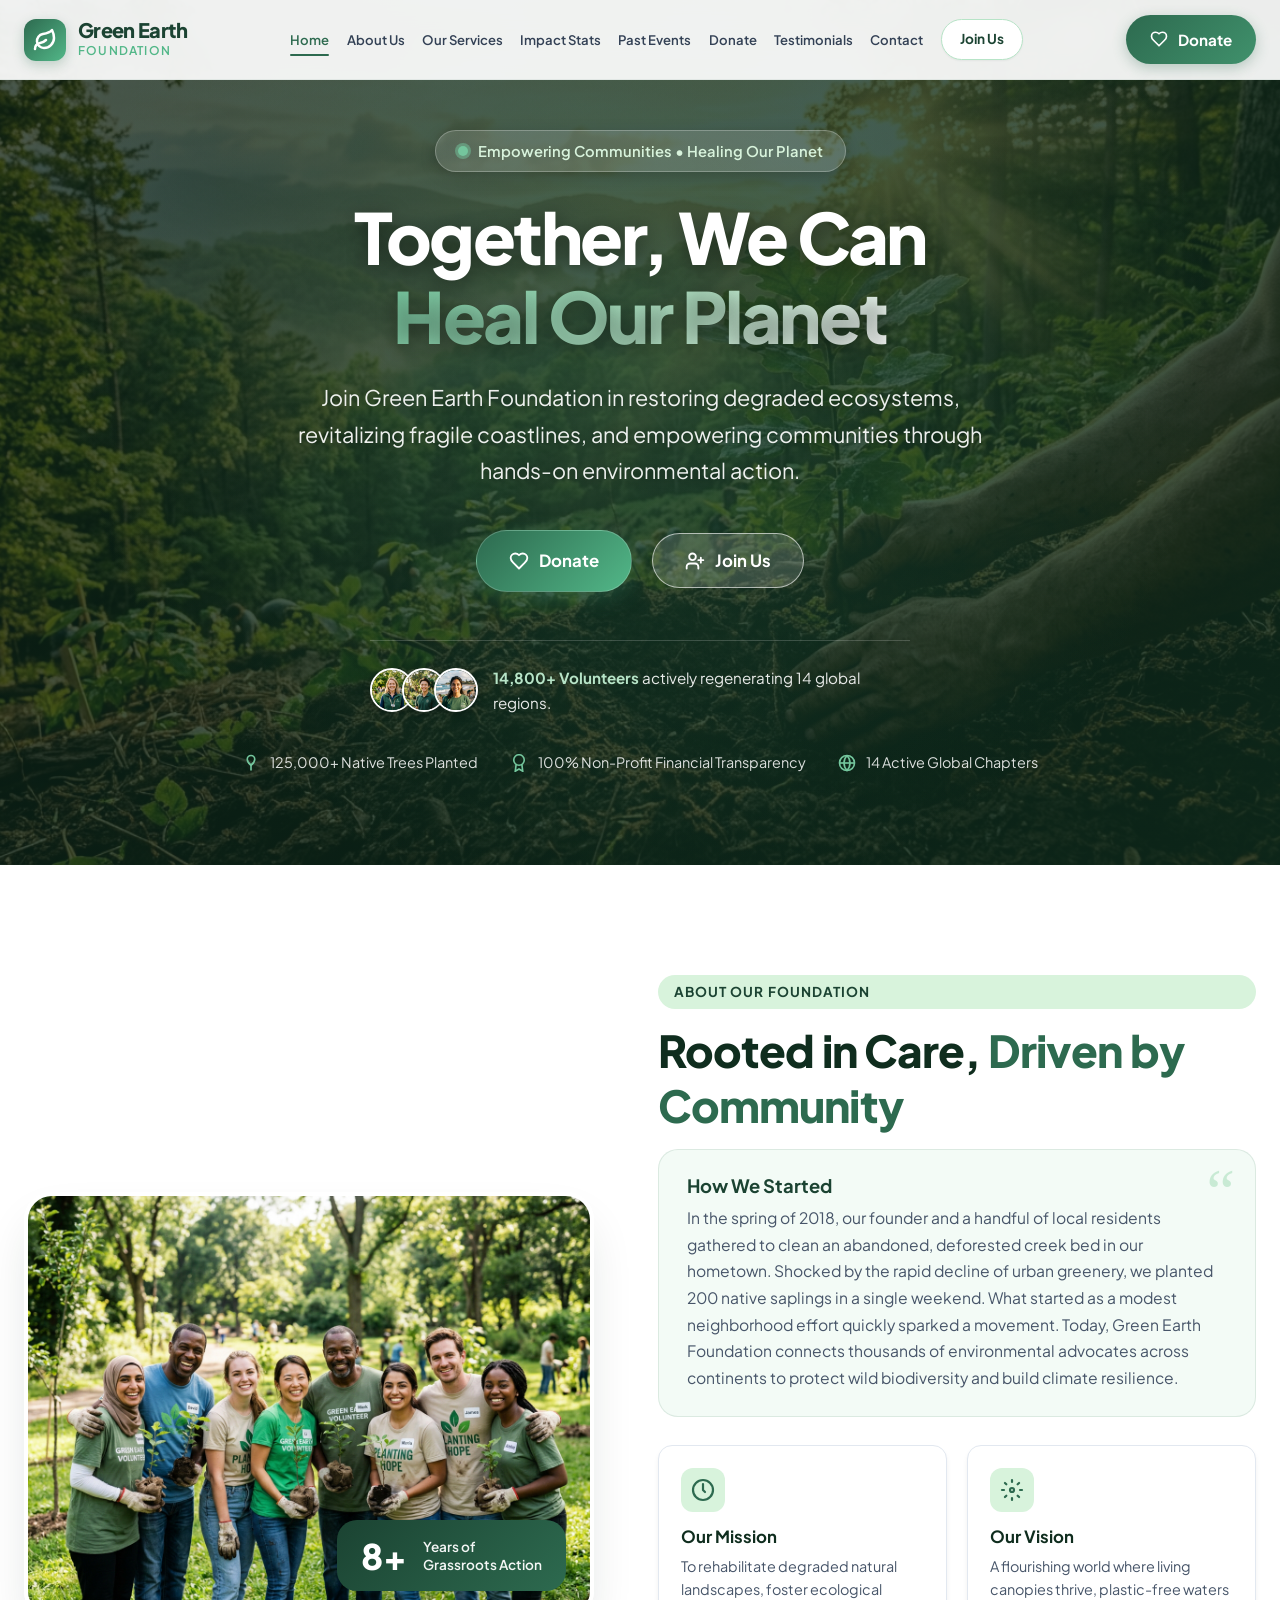
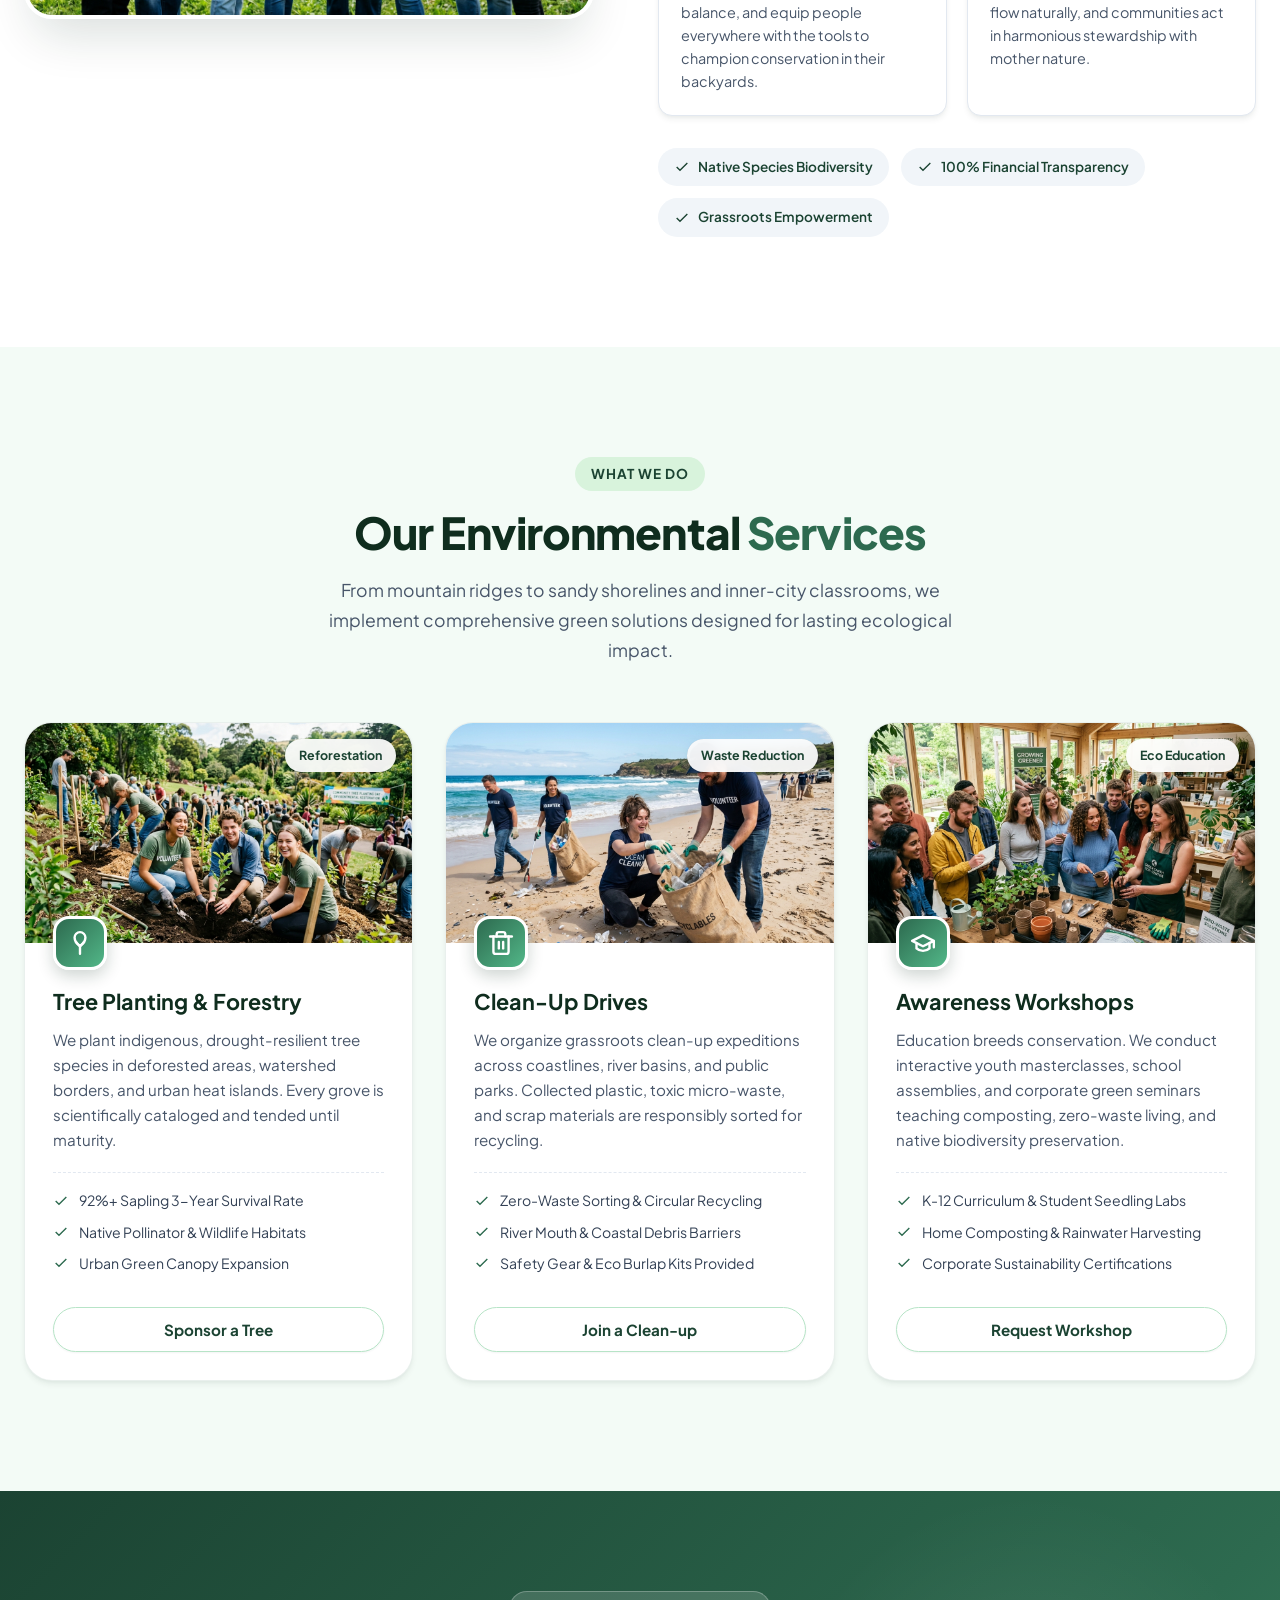
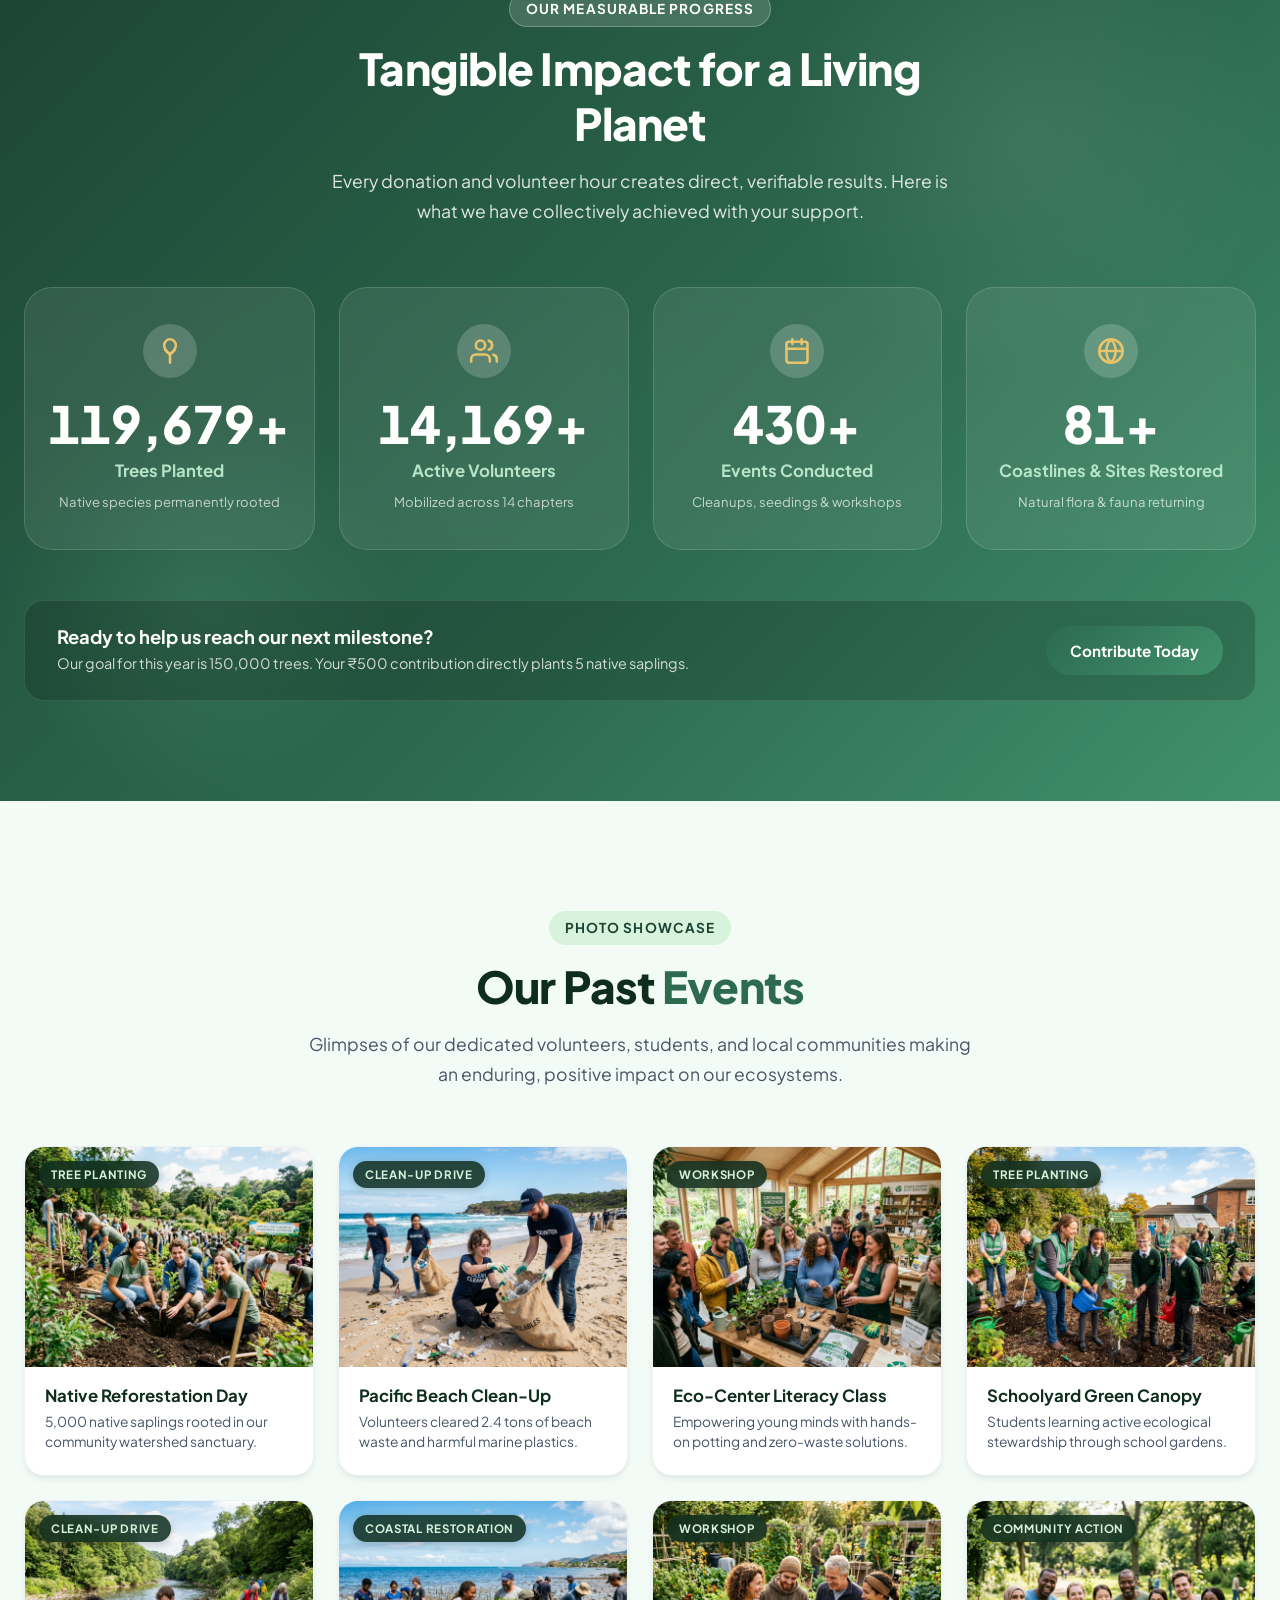
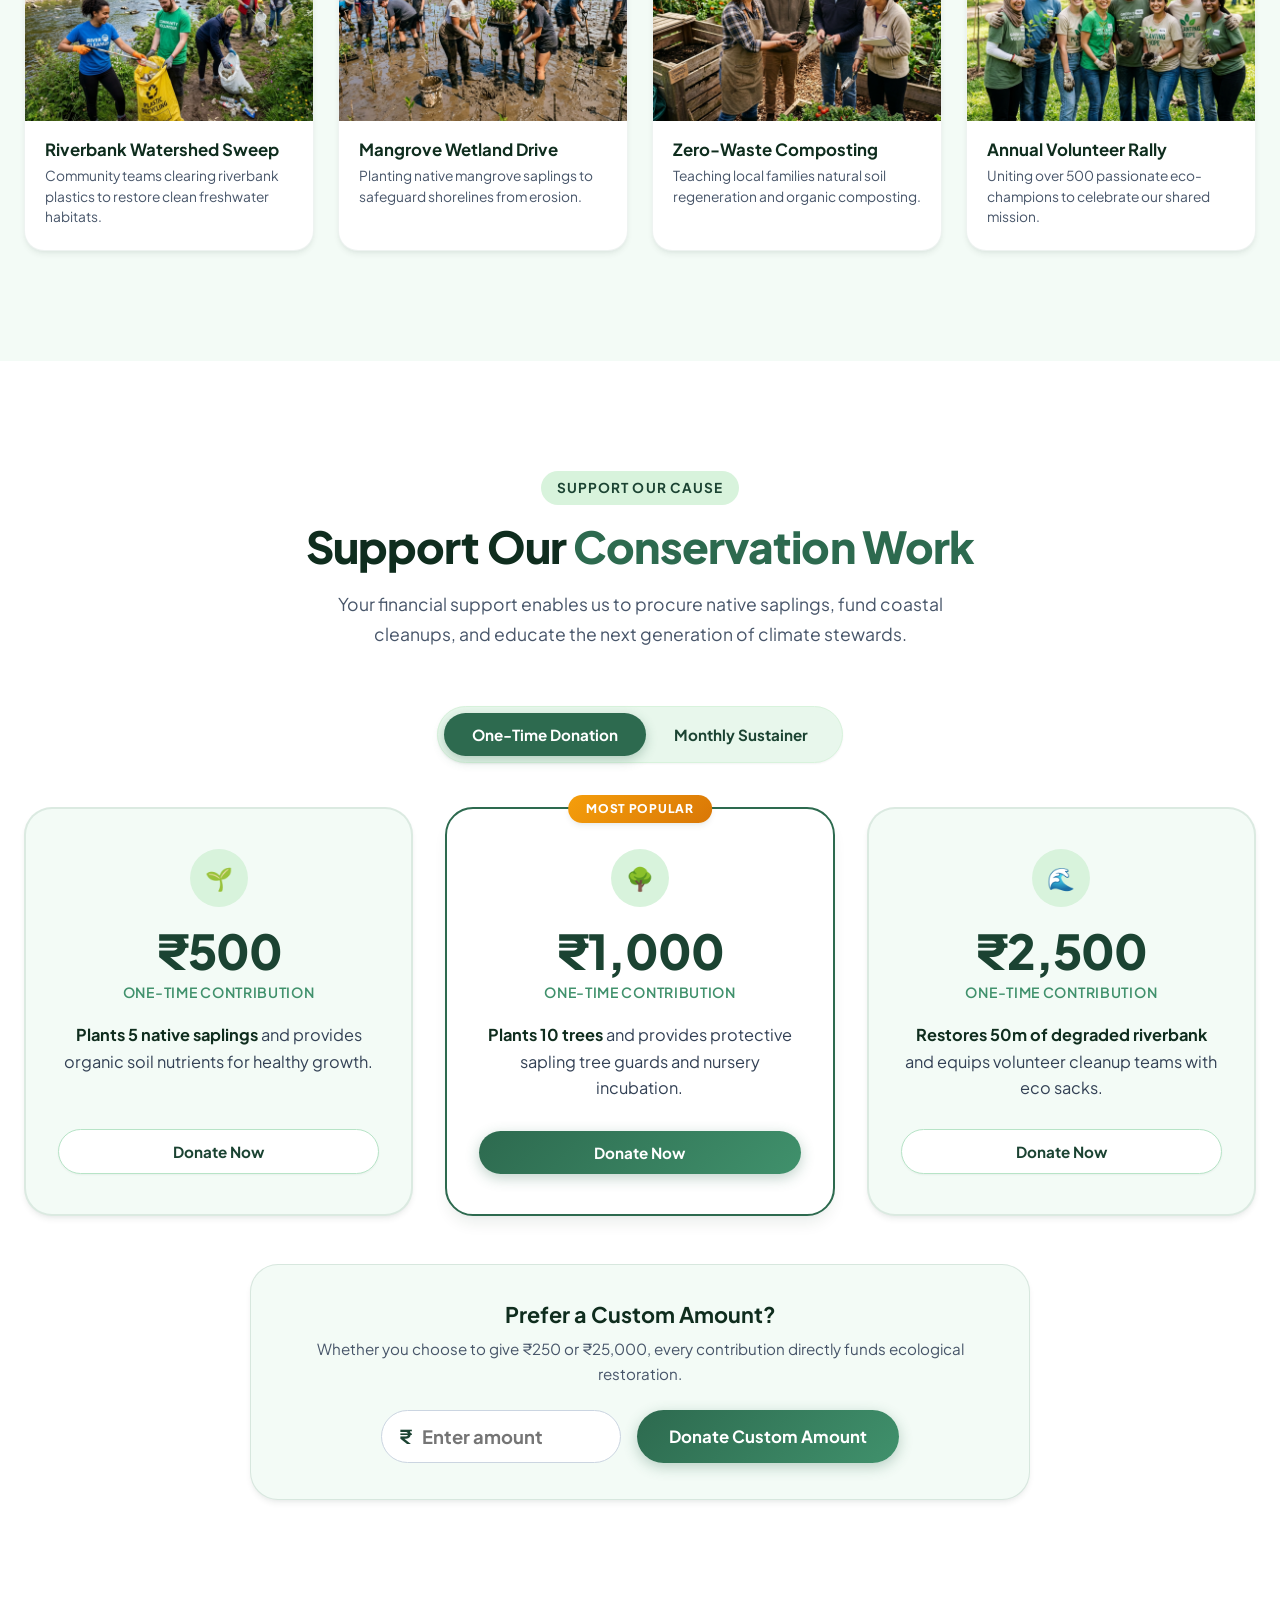
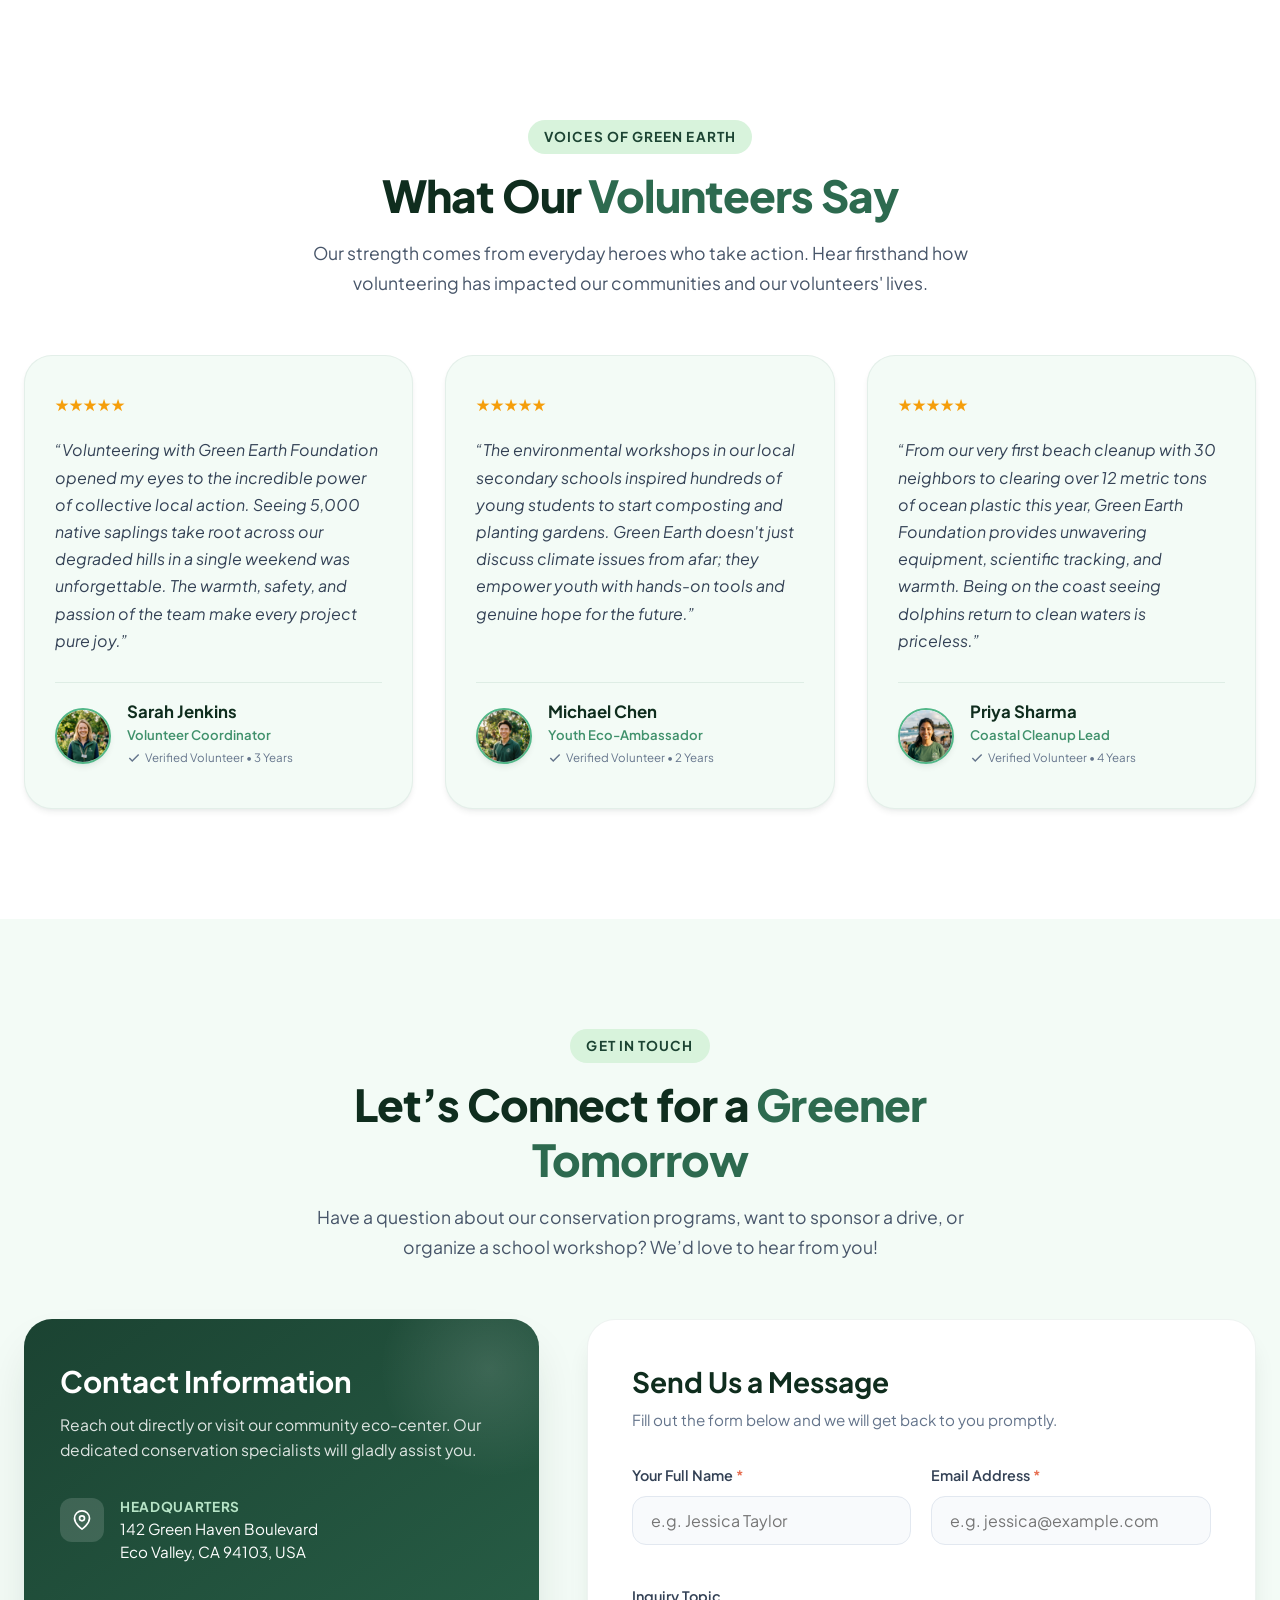
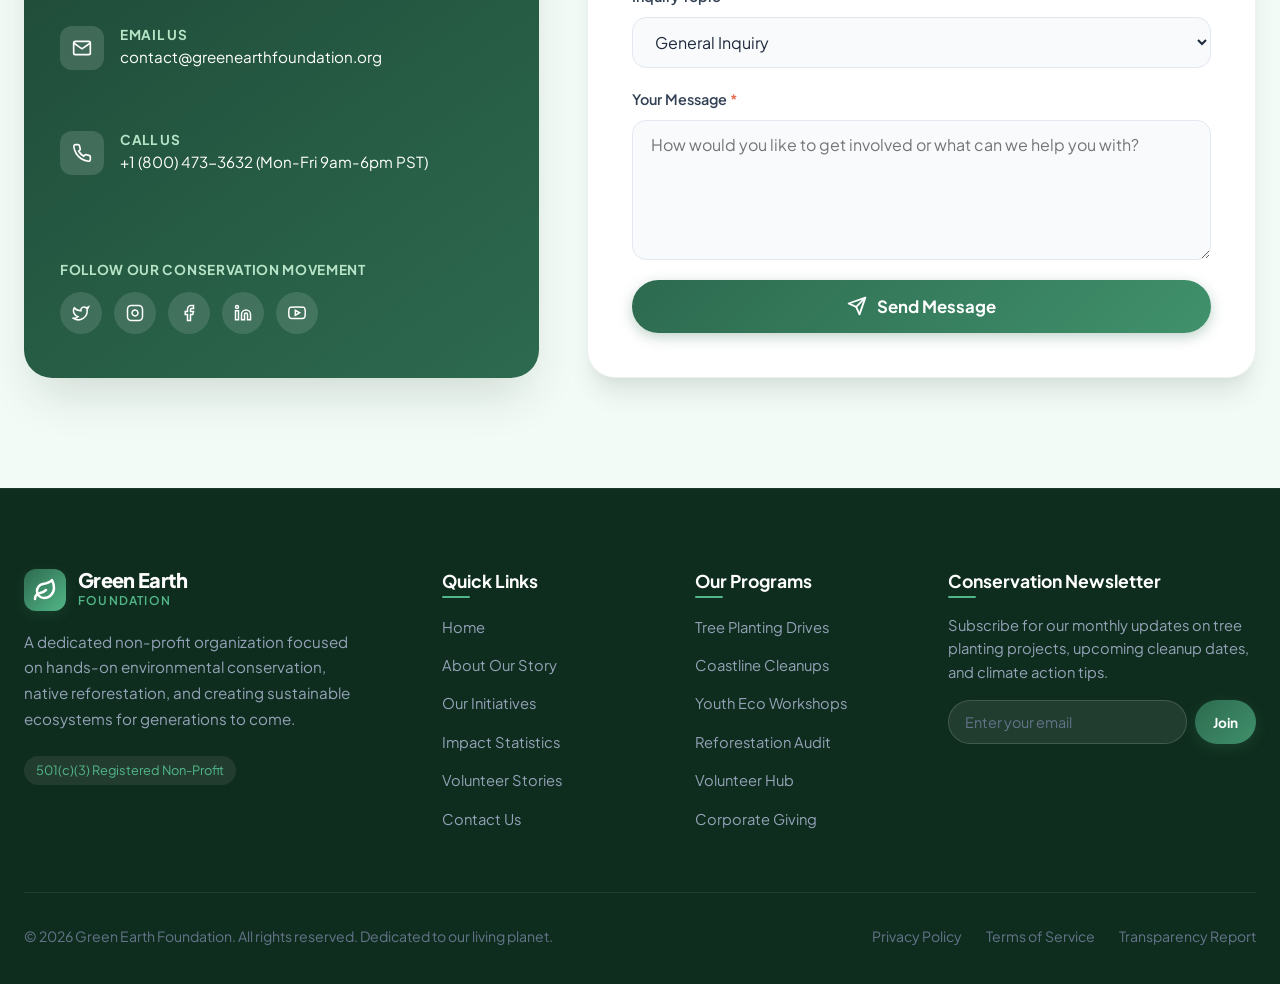
<file: index.html>
<!DOCTYPE html>
<html lang="en">

<head>
  <meta charset="UTF-8">
  <meta name="viewport" content="width=device-width, initial-scale=1.0">
  <title>Green Earth Foundation | Environmental Conservation & Restoration</title>
  <meta name="description"
    content="Green Earth Foundation is a non-profit environmental NGO dedicated to reforestation, ocean cleanup drives, and community eco-workshops. Join our mission today.">
  <meta name="theme-color" content="#2d6a4f">
  <link rel="icon" type="image/svg+xml" href="data:image/svg+xml,<svg xmlns='http://www.w3.org/2000/svg' viewBox='0 0 24 24' fill='%232d6a4f'><path d='M11 20A7 7 0 0 1 9.8 6.1C15.5 5 17 4.48 19 2c1 2 2 4.18 2 8 0 5.5-4.78 10-10 10Z'/></svg>">

  <!-- Google Fonts: Plus Jakarta Sans -->
  <link rel="preconnect" href="https://fonts.googleapis.com">
  <link rel="preconnect" href="https://fonts.gstatic.com" crossorigin>
  <link href="https://fonts.googleapis.com/css2?family=Plus+Jakarta+Sans:wght@400;500;600;700;800&display=swap"
    rel="stylesheet">

  <!-- Main Stylesheet -->
  <link rel="stylesheet" href="style.css">
</head>

<body>

  <!-- ========================================================================
       NAVIGATION BAR
       ======================================================================== -->
  <header class="header" id="header">
    <div class="container navbar">
      <!-- Logo -->
      <a href="#home" class="logo" aria-label="Green Earth Foundation Home">
        <div class="logo-icon">
          <!-- Leaf Icon -->
          <svg width="24" height="24" viewBox="0 0 24 24" fill="none" stroke="currentColor" stroke-width="2.5"
            stroke-linecap="round" stroke-linejoin="round">
            <path d="M11 20A7 7 0 0 1 9.8 6.1C15.5 5 17 4.48 19 2c1 2 2 4.18 2 8 0 5.5-4.78 10-10 10Z"></path>
            <path d="M2 21c0-3 1.85-5.36 5.08-6C9.5 14.52 12 13 13 12"></path>
          </svg>
        </div>
        <div class="logo-text">
          <span class="logo-title">Green Earth</span>
          <span class="logo-subtitle">Foundation</span>
        </div>
      </a>

      <!-- Desktop & Mobile Nav Links -->
      <ul class="nav-links" id="nav-links">
        <li><a href="#home" class="nav-link active">Home</a></li>
        <li><a href="#about" class="nav-link">About Us</a></li>
        <li><a href="#services" class="nav-link">Our Services</a></li>
        <li><a href="#impact" class="nav-link">Impact Stats</a></li>
        <li><a href="#events" class="nav-link">Past Events</a></li>
        <li><a href="#donate" class="nav-link">Donate</a></li>
        <li><a href="#testimonials" class="nav-link">Testimonials</a></li>
        <li><a href="#contact" class="nav-link">Contact</a></li>
        <li><a href="#join" class="btn btn-secondary btn-sm" data-open-modal="join">Join Us</a></li>
      </ul>

      <!-- Action Buttons & Hamburger -->
      <div class="nav-actions">
        <a href="#donate" class="btn btn-primary btn-donate-nav" aria-label="Go to donation section">
          <svg width="18" height="18" viewBox="0 0 24 24" fill="none" stroke="currentColor" stroke-width="2.2"
            stroke-linecap="round" stroke-linejoin="round">
            <path
              d="M19 14c1.49-1.46 3-3.21 3-5.5A5.5 5.5 0 0 0 16.5 3c-1.76 0-3 .5-4.5 2-1.5-1.5-2.74-2-4.5-2A5.5 5.5 0 0 0 2 8.5c0 2.3 1.5 4.05 3 5.5l7 7Z">
            </path>
          </svg>
          Donate
        </a>

        <button class="hamburger" id="hamburger-btn" aria-label="Toggle navigation menu" aria-expanded="false">
          <span></span>
          <span></span>
          <span></span>
        </button>
      </div>
    </div>
  </header>

  <main>
    <!-- ======================================================================
         HOME / HERO SECTION (FULL-WIDTH NATURE BG + SOFT DARK OVERLAY)
         ====================================================================== -->
    <section class="hero-section" id="home">
      <div class="container hero-content">
        <div class="hero-badge">
          <span class="pulse-dot"></span>
          <span>Empowering Communities • Healing Our Planet</span>
        </div>

        <h1 class="hero-title">
          Together, We Can <br>
          <span class="text-gradient">Heal Our Planet</span>
        </h1>

        <p class="hero-description">
          Join Green Earth Foundation in restoring degraded ecosystems, revitalizing fragile coastlines, and empowering communities through hands-on environmental action.
        </p>

        <div class="hero-buttons">
          <a href="#donate" class="btn btn-primary btn-lg">
            <svg width="20" height="20" viewBox="0 0 24 24" fill="none" stroke="currentColor" stroke-width="2.2"
              stroke-linecap="round" stroke-linejoin="round">
              <path
                d="M19 14c1.49-1.46 3-3.21 3-5.5A5.5 5.5 0 0 0 16.5 3c-1.76 0-3 .5-4.5 2-1.5-1.5-2.74-2-4.5-2A5.5 5.5 0 0 0 2 8.5c0 2.3 1.5 4.05 3 5.5l7 7Z">
              </path>
            </svg>
            Donate
          </a>
          <button class="btn btn-secondary btn-lg" data-open-modal="join">
            <svg width="20" height="20" viewBox="0 0 24 24" fill="none" stroke="currentColor" stroke-width="2.2"
              stroke-linecap="round" stroke-linejoin="round">
              <path d="M16 21v-2a4 4 0 0 0-4-4H6a4 4 0 0 0-4 4v2"></path>
              <circle cx="9" cy="7" r="4"></circle>
              <line x1="19" y1="8" x2="19" y2="14"></line>
              <line x1="22" y1="11" x2="16" y2="11"></line>
            </svg>
            Join Us
          </button>
        </div>

        <div class="hero-trust">
          <div class="trust-avatars">
            <img src="images/sarah.jpg" alt="Volunteer Sarah">
            <img src="images/michael.jpg" alt="Volunteer Michael">
            <img src="images/priya.jpg" alt="Volunteer Priya">
          </div>
          <div class="trust-text">
            <strong>14,800+ Volunteers</strong> actively regenerating 14 global regions.
          </div>
        </div>

        <div class="hero-highlights-strip">
          <div class="hero-highlight-item">
            <svg width="18" height="18" viewBox="0 0 24 24" fill="none" stroke="currentColor" stroke-width="2.2">
              <path d="M12 22v-7l-4-4"></path>
              <path d="M12 15l4-4"></path>
              <path d="M12 2a5 5 0 0 0-5 5c0 4 5 8 5 8s5-4 5-8a5 5 0 0 0-5-5Z"></path>
            </svg>
            <span>125,000+ Native Trees Planted</span>
          </div>
          <div class="hero-highlight-item">
            <svg width="18" height="18" viewBox="0 0 24 24" fill="none" stroke="currentColor" stroke-width="2.2">
              <circle cx="12" cy="8" r="7"></circle>
              <polyline points="8.21 13.89 7 23 12 20 17 23 15.79 13.88"></polyline>
            </svg>
            <span>100% Non-Profit Financial Transparency</span>
          </div>
          <div class="hero-highlight-item">
            <svg width="18" height="18" viewBox="0 0 24 24" fill="none" stroke="currentColor" stroke-width="2.2">
              <circle cx="12" cy="12" r="10"></circle>
              <path d="M12 2a14.5 14.5 0 0 0 0 20 14.5 14.5 0 0 0 0-20"></path>
              <path d="M2 12h20"></path>
            </svg>
            <span>14 Active Global Chapters</span>
          </div>
        </div>
      </div>
    </section>

    <!-- ======================================================================
         ABOUT US SECTION
         ====================================================================== -->
    <section class="about-section" id="about">
      <div class="container">
        <div class="about-grid">
          <!-- Left: Image & Story Badge -->
          <div class="about-media-col">
            <div class="about-image-wrapper">
              <img src="images/about.jpg" alt="Smiling volunteers of Green Earth Foundation holding fresh saplings"
                loading="lazy">
              <div class="about-experience-badge">
                <div class="badge-number">8+</div>
                <div class="badge-label">Years of<br>Grassroots Action</div>
              </div>
            </div>
          </div>

          <!-- Right: Narrative, Mission & Vision -->
          <div class="about-content-col">
            <span class="section-tag">About Our Foundation</span>
            <h2 class="section-title">Rooted in Care, <span>Driven by Community</span></h2>

            <!-- How We Started -->
            <div class="story-card">
              <h3 class="story-title">How We Started</h3>
              <p class="story-text">
                In the spring of 2018, our founder and a handful of local residents gathered to clean an abandoned,
                deforested creek bed in our hometown. Shocked by the rapid decline of urban greenery, we planted 200
                native saplings in a single weekend. What started as a modest neighborhood effort quickly sparked a
                movement. Today, Green Earth Foundation connects thousands of environmental advocates across continents
                to protect wild biodiversity and build climate resilience.
              </p>
            </div>

            <!-- Mission & Vision Cards -->
            <div class="mv-grid">
              <div class="mv-card">
                <div class="mv-icon">
                  <svg width="24" height="24" viewBox="0 0 24 24" fill="none" stroke="currentColor" stroke-width="2.2"
                    stroke-linecap="round" stroke-linejoin="round">
                    <circle cx="12" cy="12" r="10"></circle>
                    <polyline points="12 6 12 12 14 14"></polyline>
                  </svg>
                </div>
                <h4>Our Mission</h4>
                <p>To rehabilitate degraded natural landscapes, foster ecological balance, and equip people everywhere
                  with the tools to champion conservation in their backyards.</p>
              </div>

              <div class="mv-card">
                <div class="mv-icon">
                  <svg width="24" height="24" viewBox="0 0 24 24" fill="none" stroke="currentColor" stroke-width="2.2"
                    stroke-linecap="round" stroke-linejoin="round">
                    <circle cx="12" cy="12" r="2"></circle>
                    <path d="M12 2v2"></path>
                    <path d="M12 20v2"></path>
                    <path d="m4.93 4.93 1.41 1.41"></path>
                    <path d="m17.66 17.66 1.41 1.41"></path>
                    <path d="M2 12h2"></path>
                    <path d="M20 12h2"></path>
                    <path d="m6.34 17.66-1.41 1.41"></path>
                    <path d="m19.07 4.93-1.41 1.41"></path>
                  </svg>
                </div>
                <h4>Our Vision</h4>
                <p>A flourishing world where living canopies thrive, plastic-free waters flow naturally, and communities
                  act in harmonious stewardship with mother nature.</p>
              </div>
            </div>

            <!-- Value Badges -->
            <div class="values-list">
              <span class="value-pill">
                <svg width="16" height="16" viewBox="0 0 24 24" fill="none" stroke="currentColor" stroke-width="2">
                  <polyline points="20 6 9 17 4 12"></polyline>
                </svg>
                Native Species Biodiversity
              </span>
              <span class="value-pill">
                <svg width="16" height="16" viewBox="0 0 24 24" fill="none" stroke="currentColor" stroke-width="2">
                  <polyline points="20 6 9 17 4 12"></polyline>
                </svg>
                100% Financial Transparency
              </span>
              <span class="value-pill">
                <svg width="16" height="16" viewBox="0 0 24 24" fill="none" stroke="currentColor" stroke-width="2">
                  <polyline points="20 6 9 17 4 12"></polyline>
                </svg>
                Grassroots Empowerment
              </span>
            </div>
          </div>
        </div>
      </div>
    </section>

    <!-- ======================================================================
         OUR SERVICES SECTION
         ====================================================================== -->
    <section class="services-section" id="services">
      <div class="container">
        <div class="section-header">
          <span class="section-tag">What We Do</span>
          <h2 class="section-title">Our Environmental <span>Services</span></h2>
          <p class="section-desc">From mountain ridges to sandy shorelines and inner-city classrooms, we implement
            comprehensive green solutions designed for lasting ecological impact.</p>
        </div>

        <div class="services-grid">
          <!-- Service 1: Tree Planting -->
          <article class="service-card">
            <div class="service-img-wrapper">
              <img src="images/tree_planting.jpg" alt="Tree planting initiative in an open community park"
                loading="lazy">
              <span class="service-badge">Reforestation</span>
            </div>
            <div class="service-body">
              <div class="service-icon-badge" aria-hidden="true">
                <svg width="26" height="26" viewBox="0 0 24 24" fill="none" stroke="currentColor" stroke-width="2.2"
                  stroke-linecap="round" stroke-linejoin="round">
                  <path d="M12 22v-7l-4-4"></path>
                  <path d="M12 15l4-4"></path>
                  <path d="M12 2a5 5 0 0 0-5 5c0 4 5 8 5 8s5-4 5-8a5 5 0 0 0-5-5Z"></path>
                </svg>
              </div>
              <h3 class="service-title">Tree Planting & Forestry</h3>
              <p class="service-desc">
                We plant indigenous, drought-resilient tree species in deforested areas, watershed borders, and urban
                heat islands. Every grove is scientifically cataloged and tended until maturity.
              </p>
              <ul class="service-features">
                <li>
                  <svg width="16" height="16" viewBox="0 0 24 24" fill="none" stroke="currentColor" stroke-width="2">
                    <polyline points="20 6 9 17 4 12"></polyline>
                  </svg>
                  92%+ Sapling 3-Year Survival Rate
                </li>
                <li>
                  <svg width="16" height="16" viewBox="0 0 24 24" fill="none" stroke="currentColor" stroke-width="2">
                    <polyline points="20 6 9 17 4 12"></polyline>
                  </svg>
                  Native Pollinator & Wildlife Habitats
                </li>
                <li>
                  <svg width="16" height="16" viewBox="0 0 24 24" fill="none" stroke="currentColor" stroke-width="2">
                    <polyline points="20 6 9 17 4 12"></polyline>
                  </svg>
                  Urban Green Canopy Expansion
                </li>
              </ul>
              <button class="btn btn-secondary service-btn" data-open-modal="donate">Sponsor a Tree</button>
            </div>
          </article>

          <!-- Service 2: Clean-Up Drives -->
          <article class="service-card">
            <div class="service-img-wrapper">
              <img src="images/cleanup.jpg" alt="Shoreline and beach cleanup volunteers collecting recyclable debris"
                loading="lazy">
              <span class="service-badge">Waste Reduction</span>
            </div>
            <div class="service-body">
              <div class="service-icon-badge" aria-hidden="true">
                <svg width="26" height="26" viewBox="0 0 24 24" fill="none" stroke="currentColor" stroke-width="2.2"
                  stroke-linecap="round" stroke-linejoin="round">
                  <path d="M2 6h20"></path>
                  <path d="M8 6V4a2 2 0 0 1 2-2h4a2 2 0 0 1 2 2v2"></path>
                  <path d="M19 6v14a2 2 0 0 1-2 2H7a2 2 0 0 1-2-2V6"></path>
                  <line x1="10" y1="11" x2="10" y2="17"></line>
                  <line x1="14" y1="11" x2="14" y2="17"></line>
                </svg>
              </div>
              <h3 class="service-title">Clean-Up Drives</h3>
              <p class="service-desc">
                We organize grassroots clean-up expeditions across coastlines, river basins, and public parks. Collected
                plastic, toxic micro-waste, and scrap materials are responsibly sorted for recycling.
              </p>
              <ul class="service-features">
                <li>
                  <svg width="16" height="16" viewBox="0 0 24 24" fill="none" stroke="currentColor" stroke-width="2">
                    <polyline points="20 6 9 17 4 12"></polyline>
                  </svg>
                  Zero-Waste Sorting & Circular Recycling
                </li>
                <li>
                  <svg width="16" height="16" viewBox="0 0 24 24" fill="none" stroke="currentColor" stroke-width="2">
                    <polyline points="20 6 9 17 4 12"></polyline>
                  </svg>
                  River Mouth & Coastal Debris Barriers
                </li>
                <li>
                  <svg width="16" height="16" viewBox="0 0 24 24" fill="none" stroke="currentColor" stroke-width="2">
                    <polyline points="20 6 9 17 4 12"></polyline>
                  </svg>
                  Safety Gear & Eco Burlap Kits Provided
                </li>
              </ul>
              <button class="btn btn-secondary service-btn" data-open-modal="join">Join a Clean-up</button>
            </div>
          </article>

          <!-- Service 3: Awareness Workshops -->
          <article class="service-card">
            <div class="service-img-wrapper">
              <img src="images/workshop.jpg" alt="Educational environmental workshop in an indoor sunlit eco center"
                loading="lazy">
              <span class="service-badge">Eco Education</span>
            </div>
            <div class="service-body">
              <div class="service-icon-badge" aria-hidden="true">
                <svg width="26" height="26" viewBox="0 0 24 24" fill="none" stroke="currentColor" stroke-width="2.2"
                  stroke-linecap="round" stroke-linejoin="round">
                  <path d="M22 10v6M2 10l10-5 10 5-10 5z"></path>
                  <path d="M6 12v5c3 3 9 3 12 0v-5"></path>
                </svg>
              </div>
              <h3 class="service-title">Awareness Workshops</h3>
              <p class="service-desc">
                Education breeds conservation. We conduct interactive youth masterclasses, school assemblies, and
                corporate green seminars teaching composting, zero-waste living, and native biodiversity preservation.
              </p>
              <ul class="service-features">
                <li>
                  <svg width="16" height="16" viewBox="0 0 24 24" fill="none" stroke="currentColor" stroke-width="2">
                    <polyline points="20 6 9 17 4 12"></polyline>
                  </svg>
                  K-12 Curriculum & Student Seedling Labs
                </li>
                <li>
                  <svg width="16" height="16" viewBox="0 0 24 24" fill="none" stroke="currentColor" stroke-width="2">
                    <polyline points="20 6 9 17 4 12"></polyline>
                  </svg>
                  Home Composting & Rainwater Harvesting
                </li>
                <li>
                  <svg width="16" height="16" viewBox="0 0 24 24" fill="none" stroke="currentColor" stroke-width="2">
                    <polyline points="20 6 9 17 4 12"></polyline>
                  </svg>
                  Corporate Sustainability Certifications
                </li>
              </ul>
              <button class="btn btn-secondary service-btn" data-open-modal="join">Request Workshop</button>
            </div>
          </article>
        </div>
      </div>
    </section>

    <!-- ======================================================================
         IMPACT STATS SECTION
         ====================================================================== -->
    <section class="impact-section" id="impact">
      <div class="container">
        <div class="impact-header">
          <span class="section-tag">Our Measurable Progress</span>
          <h2 class="section-title">Tangible Impact for a Living Planet</h2>
          <p class="section-desc">Every donation and volunteer hour creates direct, verifiable results. Here is what we
            have collectively achieved with your support.</p>
        </div>

        <div class="stats-grid">
          <!-- Stat 1 -->
          <div class="stat-card">
            <div class="stat-icon">
              <svg width="28" height="28" viewBox="0 0 24 24" fill="none" stroke="currentColor" stroke-width="2.2"
                stroke-linecap="round" stroke-linejoin="round">
                <path d="M12 22v-7l-4-4"></path>
                <path d="M12 15l4-4"></path>
                <path d="M12 2a5 5 0 0 0-5 5c0 4 5 8 5 8s5-4 5-8a5 5 0 0 0-5-5Z"></path>
              </svg>
            </div>
            <div class="stat-number" data-target="125000" data-suffix="+">0</div>
            <div class="stat-label">Trees Planted</div>
            <div class="stat-sublabel">Native species permanently rooted</div>
          </div>

          <!-- Stat 2 -->
          <div class="stat-card">
            <div class="stat-icon">
              <svg width="28" height="28" viewBox="0 0 24 24" fill="none" stroke="currentColor" stroke-width="2.2"
                stroke-linecap="round" stroke-linejoin="round">
                <path d="M17 21v-2a4 4 0 0 0-4-4H5a4 4 0 0 0-4 4v2"></path>
                <circle cx="9" cy="7" r="4"></circle>
                <path d="M23 21v-2a4 4 0 0 0-3-3.87"></path>
                <path d="M16 3.13a4 4 0 0 1 0 7.75"></path>
              </svg>
            </div>
            <div class="stat-number" data-target="14800" data-suffix="+">0</div>
            <div class="stat-label">Active Volunteers</div>
            <div class="stat-sublabel">Mobilized across 14 chapters</div>
          </div>

          <!-- Stat 3 -->
          <div class="stat-card">
            <div class="stat-icon">
              <svg width="28" height="28" viewBox="0 0 24 24" fill="none" stroke="currentColor" stroke-width="2.2"
                stroke-linecap="round" stroke-linejoin="round">
                <rect x="3" y="4" width="18" height="18" rx="2" ry="2"></rect>
                <line x1="16" y1="2" x2="16" y2="6"></line>
                <line x1="8" y1="2" x2="8" y2="6"></line>
                <line x1="3" y1="10" x2="21" y2="10"></line>
              </svg>
            </div>
            <div class="stat-number" data-target="450" data-suffix="+">0</div>
            <div class="stat-label">Events Conducted</div>
            <div class="stat-sublabel">Cleanups, seedings & workshops</div>
          </div>

          <!-- Stat 4 -->
          <div class="stat-card">
            <div class="stat-icon">
              <svg width="28" height="28" viewBox="0 0 24 24" fill="none" stroke="currentColor" stroke-width="2.2"
                stroke-linecap="round" stroke-linejoin="round">
                <circle cx="12" cy="12" r="10"></circle>
                <path d="M12 2a14.5 14.5 0 0 0 0 20 14.5 14.5 0 0 0 0-20"></path>
                <path d="M2 12h20"></path>
              </svg>
            </div>
            <div class="stat-number" data-target="85" data-suffix="+">0</div>
            <div class="stat-label">Coastlines & Sites Restored</div>
            <div class="stat-sublabel">Natural flora & fauna returning</div>
          </div>
        </div>

        <div class="impact-banner">
          <div class="banner-content">
            <h4>Ready to help us reach our next milestone?</h4>
            <p>Our goal for this year is 150,000 trees. Your ₹500 contribution directly plants 5 native saplings.</p>
          </div>
          <a href="#donate" class="btn btn-primary">Contribute Today</a>
        </div>
      </div>
    </section>

    <!-- ======================================================================
         GALLERY SECTION: OUR PAST EVENTS
         ====================================================================== -->
    <section class="gallery-section" id="events">
      <div class="container">
        <div class="section-header">
          <span class="section-tag">Photo Showcase</span>
          <h2 class="section-title">Our Past <span>Events</span></h2>
          <p class="section-desc">Glimpses of our dedicated volunteers, students, and local communities making an enduring, positive impact on our ecosystems.</p>
        </div>

        <div class="gallery-grid">
          <!-- 1. Tree Planting: Reforestation -->
          <div class="gallery-card">
            <div class="gallery-img-wrapper">
              <img src="images/tree_planting.jpg" alt="Volunteers planting native saplings during tree plantation drive" loading="lazy">
              <span class="gallery-tag">Tree Planting</span>
            </div>
            <div class="gallery-caption">
              <h4>Native Reforestation Day</h4>
              <p>5,000 native saplings rooted in our community watershed sanctuary.</p>
            </div>
          </div>

          <!-- 2. Clean-Up: Coastal Beach Sweep -->
          <div class="gallery-card">
            <div class="gallery-img-wrapper">
              <img src="images/cleanup.jpg" alt="Coastal ocean cleanup volunteers collecting shoreline debris" loading="lazy">
              <span class="gallery-tag">Clean-Up Drive</span>
            </div>
            <div class="gallery-caption">
              <h4>Pacific Beach Clean-Up</h4>
              <p>Volunteers cleared 2.4 tons of beach waste and harmful marine plastics.</p>
            </div>
          </div>

          <!-- 3. Awareness: Eco Center Masterclass -->
          <div class="gallery-card">
            <div class="gallery-img-wrapper">
              <img src="images/workshop.jpg" alt="Eco center students learning sustainable seedling potting" loading="lazy">
              <span class="gallery-tag">Workshop</span>
            </div>
            <div class="gallery-caption">
              <h4>Eco-Center Literacy Class</h4>
              <p>Empowering young minds with hands-on potting and zero-waste solutions.</p>
            </div>
          </div>

          <!-- 4. Tree Planting: Schoolyard Initiative -->
          <div class="gallery-card">
            <div class="gallery-img-wrapper">
              <img src="images/event_school.jpg" alt="School students and teachers creating a green school garden" loading="lazy">
              <span class="gallery-tag">Tree Planting</span>
            </div>
            <div class="gallery-caption">
              <h4>Schoolyard Green Canopy</h4>
              <p>Students learning active ecological stewardship through school gardens.</p>
            </div>
          </div>

          <!-- 5. Clean-Up: Riverbank Sweep -->
          <div class="gallery-card">
            <div class="gallery-img-wrapper">
              <img src="images/event_river.jpg" alt="Volunteers cleaning riverbank plastic waste and debris" loading="lazy">
              <span class="gallery-tag">Clean-Up Drive</span>
            </div>
            <div class="gallery-caption">
              <h4>Riverbank Watershed Sweep</h4>
              <p>Community teams clearing riverbank plastics to restore clean freshwater habitats.</p>
            </div>
          </div>

          <!-- 6. Restoration: Coastal Mangrove Planting -->
          <div class="gallery-card">
            <div class="gallery-img-wrapper">
              <img src="images/event_mangrove.jpg" alt="Volunteers planting young mangrove saplings in coastal wetlands" loading="lazy">
              <span class="gallery-tag">Coastal Restoration</span>
            </div>
            <div class="gallery-caption">
              <h4>Mangrove Wetland Drive</h4>
              <p>Planting native mangrove saplings to safeguard shorelines from erosion.</p>
            </div>
          </div>

          <!-- 7. Awareness: Composting & Soil Regeneration -->
          <div class="gallery-card">
            <div class="gallery-img-wrapper">
              <img src="images/event_compost.jpg" alt="Community members holding rich dark compost in hands" loading="lazy">
              <span class="gallery-tag">Workshop</span>
            </div>
            <div class="gallery-caption">
              <h4>Zero-Waste Composting</h4>
              <p>Teaching local families natural soil regeneration and organic composting.</p>
            </div>
          </div>

          <!-- 8. Community: Annual Volunteer Gathering -->
          <div class="gallery-card">
            <div class="gallery-img-wrapper">
              <img src="images/about.jpg" alt="Smiling volunteers holding saplings together" loading="lazy">
              <span class="gallery-tag">Community Action</span>
            </div>
            <div class="gallery-caption">
              <h4>Annual Volunteer Rally</h4>
              <p>Uniting over 500 passionate eco-champions to celebrate our shared mission.</p>
            </div>
          </div>
        </div>
      </div>
    </section>

    <!-- ======================================================================
         DONATION SECTION (₹500, ₹1000, ₹2500 & CUSTOM)
         ====================================================================== -->
    <section class="donation-section" id="donate">
      <div class="container">
        <div class="section-header">
          <span class="section-tag">Support Our Cause</span>
          <h2 class="section-title">Support Our <span>Conservation Work</span></h2>
          <p class="section-desc">Your financial support enables us to procure native saplings, fund coastal cleanups, and educate the next generation of climate stewards.</p>
        </div>

        <!-- Frequency Toggle: One-Time and Monthly are identical in options -->
        <div class="donation-tabs-wrapper">
          <div class="donation-tabs" role="tablist" aria-label="Donation Frequency">
            <button type="button" class="donation-tab-btn active" id="tab-onetime" data-freq="onetime">One-Time Donation</button>
            <button type="button" class="donation-tab-btn" id="tab-monthly" data-freq="monthly">Monthly Sustainer</button>
          </div>
        </div>

        <div class="donation-section-grid">
          <!-- Option 1: ₹500 -->
          <div class="section-donation-card">
            <div class="donation-card-icon">🌱</div>
            <div class="donation-price">₹500</div>
            <div class="donation-freq-label" data-freq-text>One-Time Contribution</div>
            <div class="donation-impact-line">
              <strong>Plants 5 native saplings</strong> and provides organic soil nutrients for healthy growth.
            </div>
            <button type="button" class="btn btn-secondary btn-donate-tier" data-amount="500">Donate Now</button>
          </div>

          <!-- Option 2: ₹1,000 (Popular) -->
          <div class="section-donation-card popular">
            <span class="popular-badge">Most Popular</span>
            <div class="donation-card-icon">🌳</div>
            <div class="donation-price">₹1,000</div>
            <div class="donation-freq-label" data-freq-text>One-Time Contribution</div>
            <div class="donation-impact-line">
              <strong>Plants 10 trees</strong> and provides protective sapling tree guards and nursery incubation.
            </div>
            <button type="button" class="btn btn-primary btn-donate-tier" data-amount="1000">Donate Now</button>
          </div>

          <!-- Option 3: ₹2,500 -->
          <div class="section-donation-card">
            <div class="donation-card-icon">🌊</div>
            <div class="donation-price">₹2,500</div>
            <div class="donation-freq-label" data-freq-text>One-Time Contribution</div>
            <div class="donation-impact-line">
              <strong>Restores 50m of degraded riverbank</strong> and equips volunteer cleanup teams with eco sacks.
            </div>
            <button type="button" class="btn btn-secondary btn-donate-tier" data-amount="2500">Donate Now</button>
          </div>
        </div>

        <!-- Custom Amount Option -->
        <div class="custom-donation-panel">
          <h4>Prefer a Custom Amount?</h4>
          <p>Whether you choose to give ₹250 or ₹25,000, every contribution directly funds ecological restoration.</p>
          <form id="custom-donation-form" class="custom-donation-form-row">
            <div class="custom-input-group">
              <span class="custom-currency-symbol">₹</span>
              <input type="number" id="section-custom-amount" class="custom-amount-input" placeholder="Enter amount" min="50" step="50" required>
            </div>
            <button type="submit" class="btn btn-primary btn-lg">Donate Custom Amount</button>
          </form>
        </div>
      </div>
    </section>


    <!-- ======================================================================
         TESTIMONIALS SECTION
         ====================================================================== -->
    <section class="testimonials-section" id="testimonials">
      <div class="container">
        <div class="section-header">
          <span class="section-tag">Voices of Green Earth</span>
          <h2 class="section-title">What Our <span>Volunteers Say</span></h2>
          <p class="section-desc">Our strength comes from everyday heroes who take action. Hear firsthand how
            volunteering has impacted our communities and our volunteers' lives.</p>
        </div>

        <div class="testimonials-grid">
          <!-- Review 1: Sarah Jenkins -->
          <article class="testimonial-card">
            <div class="testimonial-stars" aria-label="5 stars rating">
              ★★★★★
            </div>
            <blockquote class="testimonial-quote">
              “Volunteering with Green Earth Foundation opened my eyes to the incredible power of collective local
              action. Seeing 5,000 native saplings take root across our degraded hills in a single weekend was
              unforgettable. The warmth, safety, and passion of the team make every project pure joy.”
            </blockquote>
            <div class="testimonial-author">
              <img src="images/sarah.jpg" alt="Sarah Jenkins" class="author-avatar">
              <div class="author-info">
                <h4>Sarah Jenkins</h4>
                <p>Volunteer Coordinator</p>
                <span class="verified-badge">
                  <svg width="14" height="14" viewBox="0 0 24 24" fill="none" stroke="currentColor" stroke-width="2.5">
                    <polyline points="20 6 9 17 4 12"></polyline>
                  </svg>
                  Verified Volunteer • 3 Years
                </span>
              </div>
            </div>
          </article>

          <!-- Review 2: Michael Chen -->
          <article class="testimonial-card">
            <div class="testimonial-stars" aria-label="5 stars rating">
              ★★★★★
            </div>
            <blockquote class="testimonial-quote">
              “The environmental workshops in our local secondary schools inspired hundreds of young students to start
              composting and planting gardens. Green Earth doesn't just discuss climate issues from afar; they empower
              youth with hands-on tools and genuine hope for the future.”
            </blockquote>
            <div class="testimonial-author">
              <img src="images/michael.jpg" alt="Michael Chen" class="author-avatar">
              <div class="author-info">
                <h4>Michael Chen</h4>
                <p>Youth Eco-Ambassador</p>
                <span class="verified-badge">
                  <svg width="14" height="14" viewBox="0 0 24 24" fill="none" stroke="currentColor" stroke-width="2.5">
                    <polyline points="20 6 9 17 4 12"></polyline>
                  </svg>
                  Verified Volunteer • 2 Years
                </span>
              </div>
            </div>
          </article>

          <!-- Review 3: Priya Sharma -->
          <article class="testimonial-card">
            <div class="testimonial-stars" aria-label="5 stars rating">
              ★★★★★
            </div>
            <blockquote class="testimonial-quote">
              “From our very first beach cleanup with 30 neighbors to clearing over 12 metric tons of ocean plastic this
              year, Green Earth Foundation provides unwavering equipment, scientific tracking, and warmth. Being on the
              coast seeing dolphins return to clean waters is priceless.”
            </blockquote>
            <div class="testimonial-author">
              <img src="images/priya.jpg" alt="Priya Sharma" class="author-avatar">
              <div class="author-info">
                <h4>Priya Sharma</h4>
                <p>Coastal Cleanup Lead</p>
                <span class="verified-badge">
                  <svg width="14" height="14" viewBox="0 0 24 24" fill="none" stroke="currentColor" stroke-width="2.5">
                    <polyline points="20 6 9 17 4 12"></polyline>
                  </svg>
                  Verified Volunteer • 4 Years
                </span>
              </div>
            </div>
          </article>
        </div>
      </div>
    </section>

    <!-- ======================================================================
         CONTACT SECTION
         ====================================================================== -->
    <section class="contact-section" id="contact">
      <div class="container">
        <div class="section-header">
          <span class="section-tag">Get in Touch</span>
          <h2 class="section-title">Let’s Connect for a <span>Greener Tomorrow</span></h2>
          <p class="section-desc">Have a question about our conservation programs, want to sponsor a drive, or organize
            a school workshop? We’d love to hear from you!</p>
        </div>

        <div class="contact-grid">
          <!-- Left: Contact Details Card -->
          <div class="contact-info-card">
            <div class="contact-info-header">
              <h3>Contact Information</h3>
              <p>Reach out directly or visit our community eco-center. Our dedicated conservation specialists will
                gladly assist you.</p>

              <div class="contact-items">
                <!-- Address -->
                <div class="contact-item">
                  <div class="contact-icon" aria-hidden="true">
                    <svg width="20" height="20" viewBox="0 0 24 24" fill="none" stroke="currentColor" stroke-width="2">
                      <path d="M21 10c0 7-9 13-9 13s-9-6-9-13a9 9 0 0 1 18 0z"></path>
                      <circle cx="12" cy="10" r="3"></circle>
                    </svg>
                  </div>
                  <div class="contact-details">
                    <h5>Headquarters</h5>
                    <p>142 Green Haven Boulevard<br>Eco Valley, CA 94103, USA</p>
                  </div>
                </div>

                <!-- Email -->
                <div class="contact-item">
                  <div class="contact-icon" aria-hidden="true">
                    <svg width="20" height="20" viewBox="0 0 24 24" fill="none" stroke="currentColor" stroke-width="2">
                      <path d="M4 4h16c1.1 0 2 .9 2 2v12c0 1.1-.9 2-2 2H4c-1.1 0-2-.9-2-2V6c0-1.1.9-2 2-2z"></path>
                      <polyline points="22,6 12,13 2,6"></polyline>
                    </svg>
                  </div>
                  <div class="contact-details">
                    <h5>Email Us</h5>
                    <p><a href="mailto:contact@greenearthfoundation.org">contact@greenearthfoundation.org</a></p>
                  </div>
                </div>

                <!-- Phone -->
                <div class="contact-item">
                  <div class="contact-icon" aria-hidden="true">
                    <svg width="20" height="20" viewBox="0 0 24 24" fill="none" stroke="currentColor" stroke-width="2">
                      <path
                        d="M22 16.92v3a2 2 0 0 1-2.18 2 19.79 19.79 0 0 1-8.63-3.07 19.5 19.5 0 0 1-6-6 19.79 19.79 0 0 1-3.07-8.67A2 2 0 0 1 4.11 2h3a2 2 0 0 1 2 1.72 12.84 12.84 0 0 0 .7 2.81 2 2 0 0 1-.45 2.11L8.09 9.91a16 16 0 0 0 6 6l1.27-1.27a2 2 0 0 1 2.11-.45 12.84 12.84 0 0 0 2.81.7A2 2 0 0 1 22 16.92z">
                      </path>
                    </svg>
                  </div>
                  <div class="contact-details">
                    <h5>Call Us</h5>
                    <p><a href="tel:+18004733632">+1 (800) 473-3632</a> (Mon-Fri 9am-6pm PST)</p>
                  </div>
                </div>
              </div>
            </div>

            <!-- Social Links -->
            <div class="social-links-wrapper">
              <h5>Follow Our Conservation Movement</h5>
              <div class="social-links">
                <!-- Twitter / X -->
                <a href="#" class="social-btn" aria-label="Follow us on Twitter">
                  <svg width="18" height="18" viewBox="0 0 24 24" fill="none" stroke="currentColor" stroke-width="2">
                    <path
                      d="M22 4s-.7 2.1-2 3.4c1.6 10-9.4 17.3-18 11.6 2.2.1 4.4-.6 6-2C3 15.5.5 9.6 3 5c2.2 2.6 5.6 4.1 9 4-.9-4.2 4-6.6 7-3.8 1.1 0 3-1.2 3-1.2z">
                    </path>
                  </svg>
                </a>
                <!-- Instagram -->
                <a href="#" class="social-btn" aria-label="Follow us on Instagram">
                  <svg width="18" height="18" viewBox="0 0 24 24" fill="none" stroke="currentColor" stroke-width="2">
                    <rect x="2" y="2" width="20" height="20" rx="5" ry="5"></rect>
                    <path d="M16 11.37A4 4 0 1 1 12.63 8 4 4 0 0 1 16 11.37z"></path>
                    <line x1="17.5" y1="6.5" x2="17.51" y2="6.5"></line>
                  </svg>
                </a>
                <!-- Facebook -->
                <a href="#" class="social-btn" aria-label="Follow us on Facebook">
                  <svg width="18" height="18" viewBox="0 0 24 24" fill="none" stroke="currentColor" stroke-width="2">
                    <path d="M18 2h-3a5 5 0 0 0-5 5v3H7v4h3v8h4v-8h3l1-4h-4V7a1 1 0 0 1 1-1h3z"></path>
                  </svg>
                </a>
                <!-- LinkedIn -->
                <a href="#" class="social-btn" aria-label="Connect with us on LinkedIn">
                  <svg width="18" height="18" viewBox="0 0 24 24" fill="none" stroke="currentColor" stroke-width="2">
                    <path d="M16 8a6 6 0 0 1 6 6v7h-4v-7a2 2 0 0 0-2-2 2 2 0 0 0-2 2v7h-4v-7a6 6 0 0 1 6-6z"></path>
                    <rect x="2" y="9" width="4" height="12"></rect>
                    <circle cx="4" cy="4" r="2"></circle>
                  </svg>
                </a>
                <!-- YouTube -->
                <a href="#" class="social-btn" aria-label="Watch our drives on YouTube">
                  <svg width="18" height="18" viewBox="0 0 24 24" fill="none" stroke="currentColor" stroke-width="2">
                    <path
                      d="M22.54 6.42a2.78 2.78 0 0 0-1.94-2C18.88 4 12 4 12 4s-6.88 0-8.6.42a2.78 2.78 0 0 0-1.94 2A29 29 0 0 0 1 11.75a29 29 0 0 0 .46 5.33A2.78 2.78 0 0 0 3.4 19c1.72.46 8.6.46 8.6.46s6.88 0 8.6-.46a2.78 2.78 0 0 0 1.94-2 29 29 0 0 0 .46-5.25 29 29 0 0 0-.46-5.33z">
                    </path>
                    <polygon points="9.75 15.02 15.5 11.75 9.75 8.48 9.75 15.02"></polygon>
                  </svg>
                </a>
              </div>
            </div>
          </div>

          <!-- Right: Interactive Contact Form -->
          <div class="contact-form-card">
            <h3>Send Us a Message</h3>
            <p>Fill out the form below and we will get back to you promptly.</p>

            <form id="contact-form" novalidate>
              <div class="form-row">
                <div class="form-group">
                  <label for="contact-name" class="form-label">Your Full Name <span>*</span></label>
                  <input type="text" id="contact-name" class="form-input" placeholder="e.g. Jessica Taylor" required>
                </div>
                <div class="form-group">
                  <label for="contact-email" class="form-label">Email Address <span>*</span></label>
                  <input type="email" id="contact-email" class="form-input" placeholder="e.g. jessica@example.com"
                    required>
                </div>
              </div>

              <div class="form-group">
                <label for="contact-subject" class="form-label">Inquiry Topic</label>
                <select id="contact-subject" class="form-select">
                  <option value="general">General Inquiry</option>
                  <option value="volunteer">Volunteering Opportunities</option>
                  <option value="tree-planting">Tree Planting Sponsorship</option>
                  <option value="cleanup">Organizing a Clean-Up Drive</option>
                  <option value="workshop">Booking an Environmental Workshop</option>
                  <option value="corporate">Corporate CSR Partnership</option>
                </select>
              </div>

              <div class="form-group">
                <label for="contact-message" class="form-label">Your Message <span>*</span></label>
                <textarea id="contact-message" class="form-textarea"
                  placeholder="How would you like to get involved or what can we help you with?" required></textarea>
              </div>

              <button type="submit" class="btn btn-primary btn-lg" style="width: 100%;">
                <svg width="20" height="20" viewBox="0 0 24 24" fill="none" stroke="currentColor" stroke-width="2.2"
                  stroke-linecap="round" stroke-linejoin="round">
                  <line x1="22" y1="2" x2="11" y2="13"></line>
                  <polygon points="22 2 15 22 11 13 2 9 22 2"></polygon>
                </svg>
                Send Message
              </button>
            </form>
          </div>
        </div>
      </div>
    </section>
  </main>

  <!-- ========================================================================
       FOOTER
       ======================================================================== -->
  <footer class="footer">
    <div class="container">
      <div class="footer-top">
        <!-- Col 1: Brand & Bio -->
        <div class="footer-brand">
          <a href="#home" class="logo" aria-label="Green Earth Foundation Home">
            <div class="logo-icon">
              <svg width="24" height="24" viewBox="0 0 24 24" fill="none" stroke="currentColor" stroke-width="2.5"
                stroke-linecap="round" stroke-linejoin="round">
                <path d="M11 20A7 7 0 0 1 9.8 6.1C15.5 5 17 4.48 19 2c1 2 2 4.18 2 8 0 5.5-4.78 10-10 10Z"></path>
                <path d="M2 21c0-3 1.85-5.36 5.08-6C9.5 14.52 12 13 13 12"></path>
              </svg>
            </div>
            <div class="logo-text">
              <span class="logo-title">Green Earth</span>
              <span class="logo-subtitle">Foundation</span>
            </div>
          </a>
          <p>
            A dedicated non-profit organization focused on hands-on environmental conservation, native reforestation,
            and creating sustainable ecosystems for generations to come.
          </p>
          <div class="footer-badges">
            <span
              style="display:inline-block; font-size: 0.8rem; background: rgba(255,255,255,0.08); padding: 4px 12px; border-radius: 999px; color: var(--primary-light);">
              501(c)(3) Registered Non-Profit
            </span>
          </div>
        </div>

        <!-- Col 2: Quick Links -->
        <div class="footer-nav">
          <h4 class="footer-heading">Quick Links</h4>
          <ul class="footer-links">
            <li><a href="#home">Home</a></li>
            <li><a href="#about">About Our Story</a></li>
            <li><a href="#services">Our Initiatives</a></li>
            <li><a href="#impact">Impact Statistics</a></li>
            <li><a href="#testimonials">Volunteer Stories</a></li>
            <li><a href="#contact">Contact Us</a></li>
          </ul>
        </div>

        <!-- Col 3: Programs & Services -->
        <div class="footer-programs">
          <h4 class="footer-heading">Our Programs</h4>
          <ul class="footer-links">
            <li><a href="#services">Tree Planting Drives</a></li>
            <li><a href="#services">Coastline Cleanups</a></li>
            <li><a href="#services">Youth Eco Workshops</a></li>
            <li><a href="#impact">Reforestation Audit</a></li>
            <li><a href="#join" data-open-modal="join">Volunteer Hub</a></li>
            <li><a href="#donate" data-open-modal="donate">Corporate Giving</a></li>
          </ul>
        </div>

        <!-- Col 4: Newsletter -->
        <div class="newsletter-box">
          <h4 class="footer-heading">Conservation Newsletter</h4>
          <p>Subscribe for our monthly updates on tree planting projects, upcoming cleanup dates, and climate action
            tips.</p>
          <form class="newsletter-form" id="newsletter-form">
            <input type="email" class="newsletter-input" placeholder="Enter your email" required
              aria-label="Email address for newsletter">
            <button type="submit" class="btn btn-primary btn-sm" aria-label="Subscribe to newsletter">Join</button>
          </form>
        </div>
      </div>

      <!-- Footer Bottom -->
      <div class="footer-bottom">
        <p>&copy; 2026 Green Earth Foundation. All rights reserved. Dedicated to our living planet.</p>
        <div class="footer-legal-links">
          <a href="privacy.html">Privacy Policy</a>
          <a href="terms.html">Terms of Service</a>
          <a href="#contact">Transparency Report</a>
        </div>
      </div>
    </div>
  </footer>

  <!-- ========================================================================
       MODAL: DONATE NOW
       ======================================================================== -->
  <div class="modal-overlay" id="modal-donate" aria-hidden="true" role="dialog" aria-labelledby="donate-modal-title">
    <div class="modal-container">
      <div class="modal-header">
        <h3 id="donate-modal-title">Support Our Earth 🌱</h3>
        <button class="modal-close-btn" aria-label="Close donation modal">&times;</button>
      </div>
      <div class="modal-body">
        <div class="donation-frequency">
          <button type="button" class="freq-tab active" data-freq="onetime">One-Time Gift</button>
          <button type="button" class="freq-tab" data-freq="monthly">Monthly Sustainer</button>
        </div>

        <p style="font-size: 0.9rem; color: var(--slate-600); margin-bottom: 16px;">Select an amount or enter your custom gift:</p>

        <div class="donation-tiers">
          <div class="tier-btn" data-val="500">
            <span class="tier-amount">₹500</span>
            <span class="tier-impact">Plants 5 Trees</span>
          </div>
          <div class="tier-btn selected" data-val="1000">
            <span class="tier-amount">₹1,000</span>
            <span class="tier-impact">Plants 10 Trees + Guard</span>
          </div>
          <div class="tier-btn" data-val="2500">
            <span class="tier-amount">₹2,500</span>
            <span class="tier-impact">Restores 50m Riverbank</span>
          </div>
        </div>

        <form id="donation-form">
          <div class="form-group">
            <label for="custom-donation-amount" class="form-label">Custom Amount (₹ INR)</label>
            <input type="number" id="custom-donation-amount" class="form-input" placeholder="e.g. 1500" min="50" step="50">
          </div>

          <div class="form-row">
            <div class="form-group">
              <label for="donor-name" class="form-label">Full Name</label>
              <input type="text" id="donor-name" class="form-input" placeholder="Alex Morgan" required>
            </div>
            <div class="form-group">
              <label for="donor-email" class="form-label">Email Receipt</label>
              <input type="email" id="donor-email" class="form-input" placeholder="alex@example.com" required>
            </div>
          </div>

          <button type="submit" class="btn btn-primary btn-lg" style="width: 100%; margin-top: 8px;">
            Complete Donation
          </button>
          <p style="text-align: center; font-size: 0.78rem; color: var(--slate-500); margin-top: 12px;">
            🔒 256-Bit SSL Encrypted • Tax Deductible 501(c)(3)
          </p>
        </form>
      </div>
    </div>
  </div>

  <!-- ========================================================================
       MODAL: JOIN US / VOLUNTEER
       ======================================================================== -->
  <div class="modal-overlay" id="modal-join" aria-hidden="true" role="dialog" aria-labelledby="join-modal-title">
    <div class="modal-container">
      <div class="modal-header">
        <h3 id="join-modal-title">Join Our Movement 🤝</h3>
        <button class="modal-close-btn" aria-label="Close volunteer modal">&times;</button>
      </div>
      <div class="modal-body">
        <p style="font-size: 0.95rem; color: var(--slate-600); margin-bottom: 20px;">
          Become a registered Green Earth volunteer. We will match you with upcoming reforestation drives, beach sweeps,
          and community workshops near you.
        </p>

        <form id="volunteer-form">
          <div class="form-row">
            <div class="form-group">
              <label for="vol-name" class="form-label">Full Name <span>*</span></label>
              <input type="text" id="vol-name" class="form-input" placeholder="e.g. Jordan Reed" required>
            </div>
            <div class="form-group">
              <label for="vol-email" class="form-label">Email <span>*</span></label>
              <input type="email" id="vol-email" class="form-input" placeholder="e.g. jordan@example.com" required>
            </div>
          </div>

          <div class="form-row">
            <div class="form-group">
              <label for="vol-role" class="form-label">Primary Interest</label>
              <select id="vol-role" class="form-select">
                <option value="tree-planting">Tree Planting & Nurseries</option>
                <option value="cleanup">Shoreline & River Cleanups</option>
                <option value="workshop">Workshops & Youth Education</option>
                <option value="logistics">Event Logistics & Photography</option>
              </select>
            </div>
            <div class="form-group">
              <label for="vol-city" class="form-label">Your City / Region</label>
              <input type="text" id="vol-city" class="form-input" placeholder="e.g. Seattle, WA">
            </div>
          </div>

          <div class="form-group">
            <label for="vol-availability" class="form-label">Availability</label>
            <select id="vol-availability" class="form-select">
              <option value="weekends">Weekends Only</option>
              <option value="weekdays">Weekdays (Flexible)</option>
              <option value="monthly">Once a Month</option>
            </select>
          </div>

          <button type="submit" class="btn btn-primary btn-lg" style="width: 100%; margin-top: 8px;">
            Submit Volunteer Application
          </button>
        </form>
      </div>
    </div>
  </div>

  <!-- Scroll To Top Button -->
  <button class="scroll-top-btn" aria-label="Scroll back to top">
    <svg width="22" height="22" viewBox="0 0 24 24" fill="none" stroke="currentColor" stroke-width="2.5"
      stroke-linecap="round" stroke-linejoin="round">
      <line x1="12" y1="19" x2="12" y2="5"></line>
      <polyline points="5 12 12 5 19 12"></polyline>
    </svg>
  </button>

  <!-- JavaScript -->
  <script src="script.js"></script>
</body>

</html>
</file>
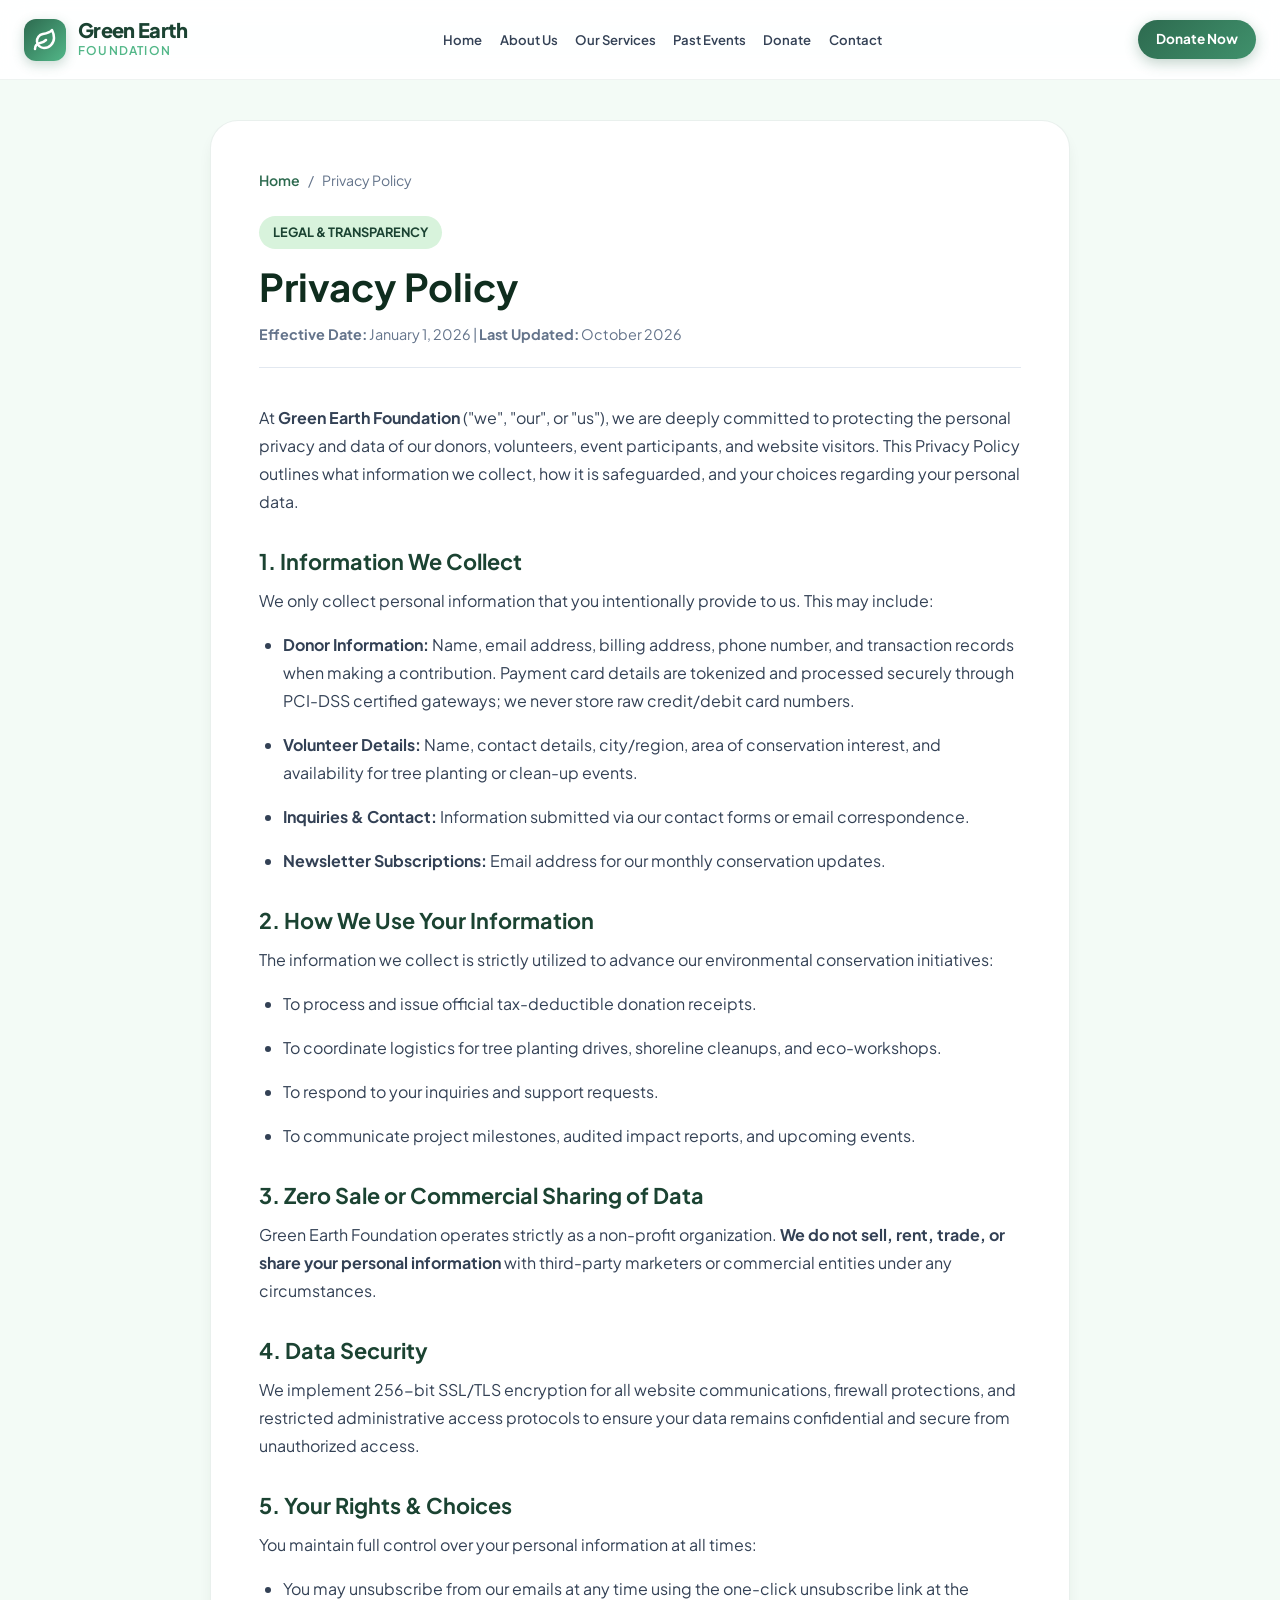
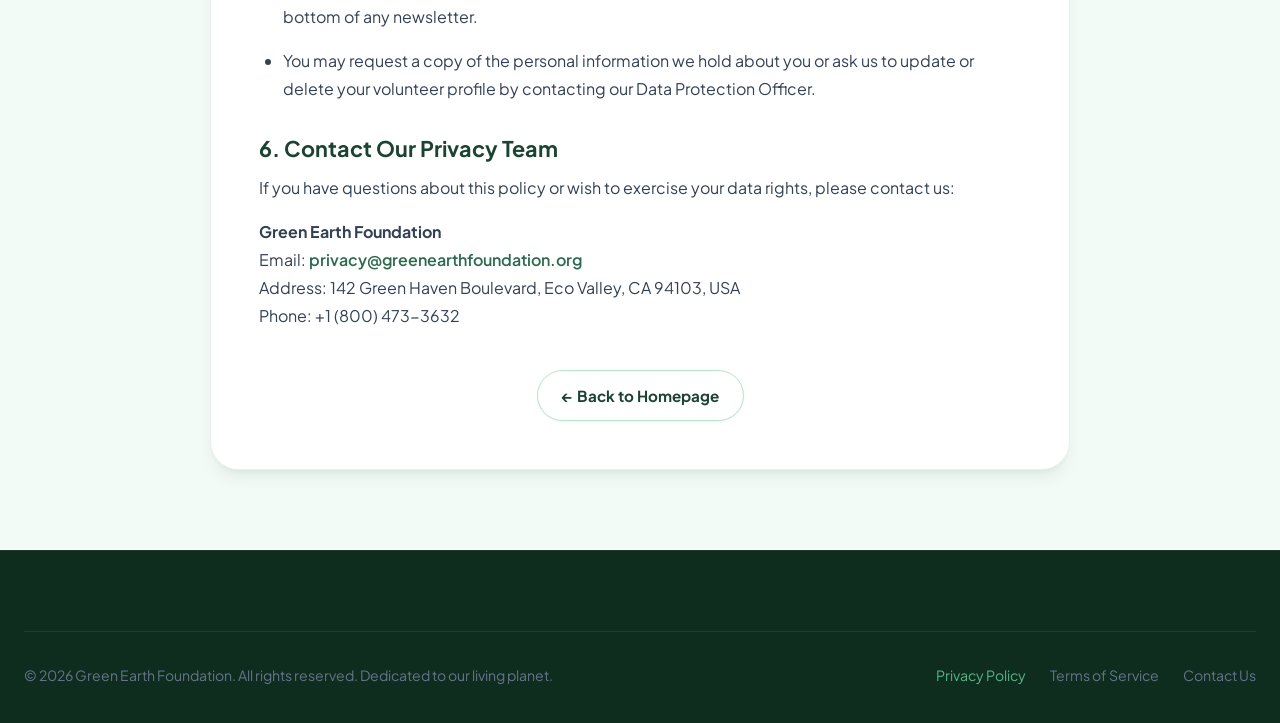
<file: privacy.html>
<!DOCTYPE html>
<html lang="en">
<head>
  <meta charset="UTF-8">
  <meta name="viewport" content="width=device-width, initial-scale=1.0">
  <title>Privacy Policy | Green Earth Foundation</title>
  <meta name="description" content="Privacy Policy for Green Earth Foundation. Learn how we handle donor, volunteer, and visitor information with full transparency and security.">
  <meta name="theme-color" content="#2d6a4f">
  <link rel="icon" type="image/svg+xml" href="data:image/svg+xml,<svg xmlns='http://www.w3.org/2000/svg' viewBox='0 0 24 24' fill='%232d6a4f'><path d='M11 20A7 7 0 0 1 9.8 6.1C15.5 5 17 4.48 19 2c1 2 2 4.18 2 8 0 5.5-4.78 10-10 10Z'/></svg>">
  <link rel="preconnect" href="https://fonts.googleapis.com">
  <link rel="preconnect" href="https://fonts.gstatic.com" crossorigin>
  <link href="https://fonts.googleapis.com/css2?family=Plus+Jakarta+Sans:wght@400;500;600;700;800&display=swap" rel="stylesheet">
  <link rel="stylesheet" href="style.css">
  <style>
    .legal-page {
      padding-top: calc(var(--header-height) + 40px);
      padding-bottom: 80px;
    }
    .legal-container {
      max-width: 860px;
      margin: 0 auto;
      background: var(--white);
      border-radius: var(--radius-xl);
      padding: 48px;
      box-shadow: var(--shadow-md);
      border: 1px solid rgba(45, 106, 79, 0.1);
    }
    .legal-breadcrumb {
      display: flex;
      align-items: center;
      gap: 8px;
      font-size: 0.88rem;
      color: var(--slate-500);
      margin-bottom: 24px;
    }
    .legal-breadcrumb a {
      color: var(--primary);
      font-weight: 600;
    }
    .legal-title {
      font-size: 2.4rem;
      color: var(--primary-dark);
      margin-bottom: 12px;
    }
    .legal-meta {
      font-size: 0.9rem;
      color: var(--slate-500);
      margin-bottom: 36px;
      padding-bottom: 20px;
      border-bottom: 1px solid var(--slate-200);
    }
    .legal-content h3 {
      font-size: 1.35rem;
      color: var(--primary-deep);
      margin-top: 32px;
      margin-bottom: 12px;
    }
    .legal-content p, .legal-content li {
      font-size: 1rem;
      color: var(--slate-700);
      line-height: 1.75;
      margin-bottom: 16px;
    }
    .legal-content ul {
      padding-left: 24px;
      margin-bottom: 20px;
    }
    .legal-badge-pill {
      display: inline-block;
      background: var(--primary-mist);
      color: var(--primary-deep);
      padding: 6px 14px;
      border-radius: var(--radius-full);
      font-weight: 700;
      font-size: 0.8rem;
      text-transform: uppercase;
      margin-bottom: 14px;
    }
    @media (max-width: 768px) {
      .legal-container {
        padding: 28px 20px;
      }
      .legal-title {
        font-size: 1.85rem;
      }
    }
  </style>
</head>
<body>
  <!-- Header -->
  <header class="header" id="header">
    <div class="container navbar">
      <a href="index.html" class="logo" aria-label="Green Earth Foundation Home">
        <div class="logo-icon">
          <svg width="24" height="24" viewBox="0 0 24 24" fill="none" stroke="currentColor" stroke-width="2.5" stroke-linecap="round" stroke-linejoin="round">
            <path d="M11 20A7 7 0 0 1 9.8 6.1C15.5 5 17 4.48 19 2c1 2 2 4.18 2 8 0 5.5-4.78 10-10 10Z"></path>
            <path d="M2 21c0-3 1.85-5.36 5.08-6C9.5 14.52 12 13 13 12"></path>
          </svg>
        </div>
        <div class="logo-text">
          <span class="logo-title">Green Earth</span>
          <span class="logo-subtitle">Foundation</span>
        </div>
      </a>
      <ul class="nav-links">
        <li><a href="index.html#home" class="nav-link">Home</a></li>
        <li><a href="index.html#about" class="nav-link">About Us</a></li>
        <li><a href="index.html#services" class="nav-link">Our Services</a></li>
        <li><a href="index.html#events" class="nav-link">Past Events</a></li>
        <li><a href="index.html#donate" class="nav-link">Donate</a></li>
        <li><a href="index.html#contact" class="nav-link">Contact</a></li>
      </ul>
      <div class="nav-actions">
        <a href="index.html#donate" class="btn btn-primary btn-sm">Donate Now</a>
      </div>
    </div>
  </header>

  <main class="legal-page">
    <div class="container">
      <div class="legal-container">
        <div class="legal-breadcrumb">
          <a href="index.html">Home</a>
          <span>/</span>
          <span>Privacy Policy</span>
        </div>

        <span class="legal-badge-pill">Legal & Transparency</span>
        <h1 class="legal-title">Privacy Policy</h1>
        <div class="legal-meta">
          <strong>Effective Date:</strong> January 1, 2026 | <strong>Last Updated:</strong> October 2026
        </div>

        <div class="legal-content">
          <p>
            At <strong>Green Earth Foundation</strong> ("we", "our", or "us"), we are deeply committed to protecting the personal privacy and data of our donors, volunteers, event participants, and website visitors. This Privacy Policy outlines what information we collect, how it is safeguarded, and your choices regarding your personal data.
          </p>

          <h3>1. Information We Collect</h3>
          <p>We only collect personal information that you intentionally provide to us. This may include:</p>
          <ul>
            <li><strong>Donor Information:</strong> Name, email address, billing address, phone number, and transaction records when making a contribution. Payment card details are tokenized and processed securely through PCI-DSS certified gateways; we never store raw credit/debit card numbers.</li>
            <li><strong>Volunteer Details:</strong> Name, contact details, city/region, area of conservation interest, and availability for tree planting or clean-up events.</li>
            <li><strong>Inquiries & Contact:</strong> Information submitted via our contact forms or email correspondence.</li>
            <li><strong>Newsletter Subscriptions:</strong> Email address for our monthly conservation updates.</li>
          </ul>

          <h3>2. How We Use Your Information</h3>
          <p>The information we collect is strictly utilized to advance our environmental conservation initiatives:</p>
          <ul>
            <li>To process and issue official tax-deductible donation receipts.</li>
            <li>To coordinate logistics for tree planting drives, shoreline cleanups, and eco-workshops.</li>
            <li>To respond to your inquiries and support requests.</li>
            <li>To communicate project milestones, audited impact reports, and upcoming events.</li>
          </ul>

          <h3>3. Zero Sale or Commercial Sharing of Data</h3>
          <p>
            Green Earth Foundation operates strictly as a non-profit organization. <strong>We do not sell, rent, trade, or share your personal information</strong> with third-party marketers or commercial entities under any circumstances.
          </p>

          <h3>4. Data Security</h3>
          <p>
            We implement 256-bit SSL/TLS encryption for all website communications, firewall protections, and restricted administrative access protocols to ensure your data remains confidential and secure from unauthorized access.
          </p>

          <h3>5. Your Rights & Choices</h3>
          <p>You maintain full control over your personal information at all times:</p>
          <ul>
            <li>You may unsubscribe from our emails at any time using the one-click unsubscribe link at the bottom of any newsletter.</li>
            <li>You may request a copy of the personal information we hold about you or ask us to update or delete your volunteer profile by contacting our Data Protection Officer.</li>
          </ul>

          <h3>6. Contact Our Privacy Team</h3>
          <p>
            If you have questions about this policy or wish to exercise your data rights, please contact us:
          </p>
          <p>
            <strong>Green Earth Foundation</strong><br>
            Email: <a href="mailto:privacy@greenearthfoundation.org" style="color:var(--primary); font-weight:600;">privacy@greenearthfoundation.org</a><br>
            Address: 142 Green Haven Boulevard, Eco Valley, CA 94103, USA<br>
            Phone: +1 (800) 473-3632
          </p>
        </div>

        <div style="margin-top: 40px; text-align: center;">
          <a href="index.html" class="btn btn-secondary">← Back to Homepage</a>
        </div>
      </div>
    </div>
  </main>

  <footer class="footer">
    <div class="container">
      <div class="footer-bottom">
        <p>&copy; 2026 Green Earth Foundation. All rights reserved. Dedicated to our living planet.</p>
        <div class="footer-legal-links">
          <a href="privacy.html" style="color: var(--primary-light);">Privacy Policy</a>
          <a href="terms.html">Terms of Service</a>
          <a href="index.html#contact">Contact Us</a>
        </div>
      </div>
    </div>
  </footer>
</body>
</html>
</file>
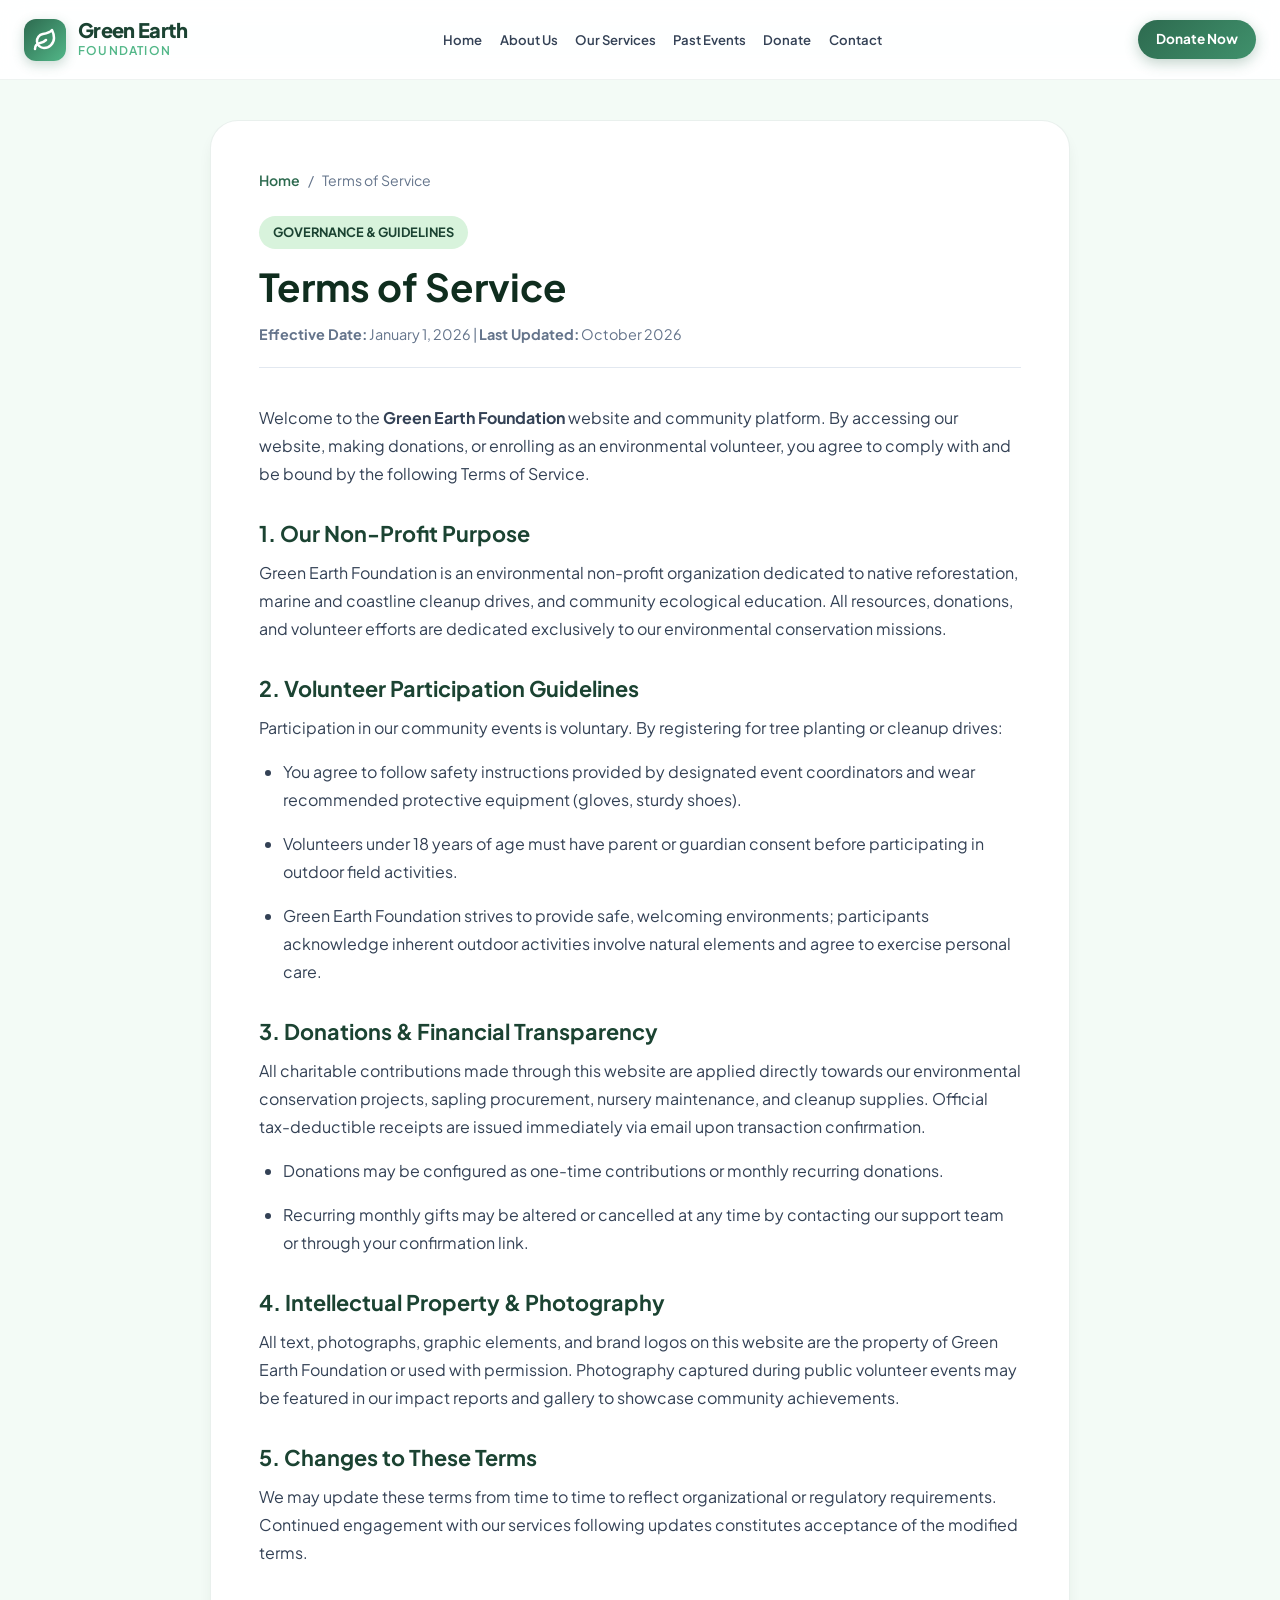
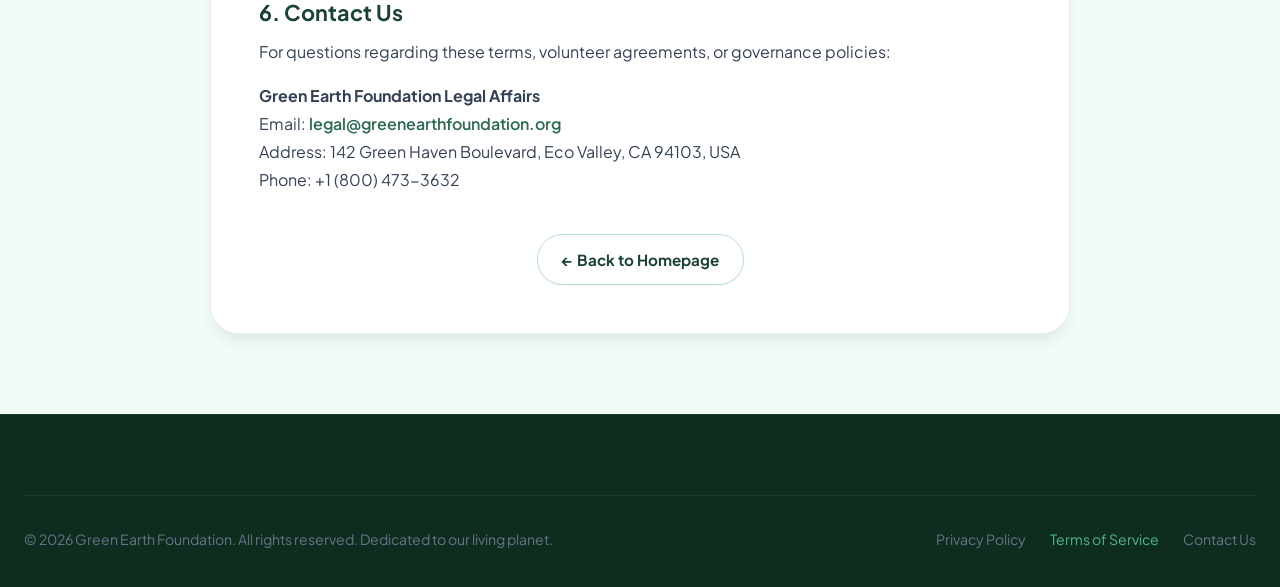
<file: terms.html>
<!DOCTYPE html>
<html lang="en">
<head>
  <meta charset="UTF-8">
  <meta name="viewport" content="width=device-width, initial-scale=1.0">
  <title>Terms of Service | Green Earth Foundation</title>
  <meta name="description" content="Terms of Service for Green Earth Foundation. Guidelines for website usage, volunteer participation, and charitable donations.">
  <meta name="theme-color" content="#2d6a4f">
  <link rel="icon" type="image/svg+xml" href="data:image/svg+xml,<svg xmlns='http://www.w3.org/2000/svg' viewBox='0 0 24 24' fill='%232d6a4f'><path d='M11 20A7 7 0 0 1 9.8 6.1C15.5 5 17 4.48 19 2c1 2 2 4.18 2 8 0 5.5-4.78 10-10 10Z'/></svg>">
  <link rel="preconnect" href="https://fonts.googleapis.com">
  <link rel="preconnect" href="https://fonts.gstatic.com" crossorigin>
  <link href="https://fonts.googleapis.com/css2?family=Plus+Jakarta+Sans:wght@400;500;600;700;800&display=swap" rel="stylesheet">
  <link rel="stylesheet" href="style.css">
  <style>
    .legal-page {
      padding-top: calc(var(--header-height) + 40px);
      padding-bottom: 80px;
    }
    .legal-container {
      max-width: 860px;
      margin: 0 auto;
      background: var(--white);
      border-radius: var(--radius-xl);
      padding: 48px;
      box-shadow: var(--shadow-md);
      border: 1px solid rgba(45, 106, 79, 0.1);
    }
    .legal-breadcrumb {
      display: flex;
      align-items: center;
      gap: 8px;
      font-size: 0.88rem;
      color: var(--slate-500);
      margin-bottom: 24px;
    }
    .legal-breadcrumb a {
      color: var(--primary);
      font-weight: 600;
    }
    .legal-title {
      font-size: 2.4rem;
      color: var(--primary-dark);
      margin-bottom: 12px;
    }
    .legal-meta {
      font-size: 0.9rem;
      color: var(--slate-500);
      margin-bottom: 36px;
      padding-bottom: 20px;
      border-bottom: 1px solid var(--slate-200);
    }
    .legal-content h3 {
      font-size: 1.35rem;
      color: var(--primary-deep);
      margin-top: 32px;
      margin-bottom: 12px;
    }
    .legal-content p, .legal-content li {
      font-size: 1rem;
      color: var(--slate-700);
      line-height: 1.75;
      margin-bottom: 16px;
    }
    .legal-content ul {
      padding-left: 24px;
      margin-bottom: 20px;
    }
    .legal-badge-pill {
      display: inline-block;
      background: var(--primary-mist);
      color: var(--primary-deep);
      padding: 6px 14px;
      border-radius: var(--radius-full);
      font-weight: 700;
      font-size: 0.8rem;
      text-transform: uppercase;
      margin-bottom: 14px;
    }
    @media (max-width: 768px) {
      .legal-container {
        padding: 28px 20px;
      }
      .legal-title {
        font-size: 1.85rem;
      }
    }
  </style>
</head>
<body>
  <!-- Header -->
  <header class="header" id="header">
    <div class="container navbar">
      <a href="index.html" class="logo" aria-label="Green Earth Foundation Home">
        <div class="logo-icon">
          <svg width="24" height="24" viewBox="0 0 24 24" fill="none" stroke="currentColor" stroke-width="2.5" stroke-linecap="round" stroke-linejoin="round">
            <path d="M11 20A7 7 0 0 1 9.8 6.1C15.5 5 17 4.48 19 2c1 2 2 4.18 2 8 0 5.5-4.78 10-10 10Z"></path>
            <path d="M2 21c0-3 1.85-5.36 5.08-6C9.5 14.52 12 13 13 12"></path>
          </svg>
        </div>
        <div class="logo-text">
          <span class="logo-title">Green Earth</span>
          <span class="logo-subtitle">Foundation</span>
        </div>
      </a>
      <ul class="nav-links">
        <li><a href="index.html#home" class="nav-link">Home</a></li>
        <li><a href="index.html#about" class="nav-link">About Us</a></li>
        <li><a href="index.html#services" class="nav-link">Our Services</a></li>
        <li><a href="index.html#events" class="nav-link">Past Events</a></li>
        <li><a href="index.html#donate" class="nav-link">Donate</a></li>
        <li><a href="index.html#contact" class="nav-link">Contact</a></li>
      </ul>
      <div class="nav-actions">
        <a href="index.html#donate" class="btn btn-primary btn-sm">Donate Now</a>
      </div>
    </div>
  </header>

  <main class="legal-page">
    <div class="container">
      <div class="legal-container">
        <div class="legal-breadcrumb">
          <a href="index.html">Home</a>
          <span>/</span>
          <span>Terms of Service</span>
        </div>

        <span class="legal-badge-pill">Governance & Guidelines</span>
        <h1 class="legal-title">Terms of Service</h1>
        <div class="legal-meta">
          <strong>Effective Date:</strong> January 1, 2026 | <strong>Last Updated:</strong> October 2026
        </div>

        <div class="legal-content">
          <p>
            Welcome to the <strong>Green Earth Foundation</strong> website and community platform. By accessing our website, making donations, or enrolling as an environmental volunteer, you agree to comply with and be bound by the following Terms of Service.
          </p>

          <h3>1. Our Non-Profit Purpose</h3>
          <p>
            Green Earth Foundation is an environmental non-profit organization dedicated to native reforestation, marine and coastline cleanup drives, and community ecological education. All resources, donations, and volunteer efforts are dedicated exclusively to our environmental conservation missions.
          </p>

          <h3>2. Volunteer Participation Guidelines</h3>
          <p>Participation in our community events is voluntary. By registering for tree planting or cleanup drives:</p>
          <ul>
            <li>You agree to follow safety instructions provided by designated event coordinators and wear recommended protective equipment (gloves, sturdy shoes).</li>
            <li>Volunteers under 18 years of age must have parent or guardian consent before participating in outdoor field activities.</li>
            <li>Green Earth Foundation strives to provide safe, welcoming environments; participants acknowledge inherent outdoor activities involve natural elements and agree to exercise personal care.</li>
          </ul>

          <h3>3. Donations & Financial Transparency</h3>
          <p>
            All charitable contributions made through this website are applied directly towards our environmental conservation projects, sapling procurement, nursery maintenance, and cleanup supplies. Official tax-deductible receipts are issued immediately via email upon transaction confirmation.
          </p>
          <ul>
            <li>Donations may be configured as one-time contributions or monthly recurring donations.</li>
            <li>Recurring monthly gifts may be altered or cancelled at any time by contacting our support team or through your confirmation link.</li>
          </ul>

          <h3>4. Intellectual Property & Photography</h3>
          <p>
            All text, photographs, graphic elements, and brand logos on this website are the property of Green Earth Foundation or used with permission. Photography captured during public volunteer events may be featured in our impact reports and gallery to showcase community achievements.
          </p>

          <h3>5. Changes to These Terms</h3>
          <p>
            We may update these terms from time to time to reflect organizational or regulatory requirements. Continued engagement with our services following updates constitutes acceptance of the modified terms.
          </p>

          <h3>6. Contact Us</h3>
          <p>
            For questions regarding these terms, volunteer agreements, or governance policies:
          </p>
          <p>
            <strong>Green Earth Foundation Legal Affairs</strong><br>
            Email: <a href="mailto:legal@greenearthfoundation.org" style="color:var(--primary); font-weight:600;">legal@greenearthfoundation.org</a><br>
            Address: 142 Green Haven Boulevard, Eco Valley, CA 94103, USA<br>
            Phone: +1 (800) 473-3632
          </p>
        </div>

        <div style="margin-top: 40px; text-align: center;">
          <a href="index.html" class="btn btn-secondary">← Back to Homepage</a>
        </div>
      </div>
    </div>
  </main>

  <footer class="footer">
    <div class="container">
      <div class="footer-bottom">
        <p>&copy; 2026 Green Earth Foundation. All rights reserved. Dedicated to our living planet.</p>
        <div class="footer-legal-links">
          <a href="privacy.html">Privacy Policy</a>
          <a href="terms.html" style="color: var(--primary-light);">Terms of Service</a>
          <a href="index.html#contact">Contact Us</a>
        </div>
      </div>
    </div>
  </footer>
</body>
</html>
</file>
<file: style.css>
/* ==========================================================================
   GREEN EARTH FOUNDATION - MODERN ECO DESIGN SYSTEM
   Theme: Vibrant Green & Crisp White, Clean Modern Layout, Soft Shadows
   ========================================================================== */

:root {
  /* Color Palette */
  --primary-dark: #0f2d1e;
  --primary-deep: #1b4332;
  --primary: #2d6a4f;
  --primary-medium: #40916c;
  --primary-light: #52b788;
  --primary-soft: #74c69d;
  --primary-tint: #b7e4c7;
  --primary-mist: #d8f3dc;
  --primary-pale: #e8f7ec;
  --primary-ultralight: #f3fbf6;

  /* Accent & Warmth */
  --accent-gold: #e9c46a;
  --accent-amber: #f4a261;
  --accent-terracotta: #e76f51;
  --accent-sky: #48cae4;

  /* Neutrals */
  --white: #ffffff;
  --off-white: #fcfdfc;
  --slate-50: #f8fafc;
  --slate-100: #f1f5f9;
  --slate-200: #e2e8f0;
  --slate-300: #cbd5e1;
  --slate-400: #94a3b8;
  --slate-500: #64748b;
  --slate-600: #475569;
  --slate-700: #334155;
  --slate-800: #1e293b;
  --slate-900: #0f172a;

  /* Typography */
  --font-family: 'Plus Jakarta Sans', system-ui, -apple-system, BlinkMacSystemFont, 'Segoe UI', Roboto, sans-serif;
  --font-heading: 'Plus Jakarta Sans', system-ui, sans-serif;

  /* Shadows */
  --shadow-xs: 0 1px 2px rgba(15, 45, 30, 0.05);
  --shadow-sm: 0 4px 6px -1px rgba(15, 45, 30, 0.07), 0 2px 4px -2px rgba(15, 45, 30, 0.05);
  --shadow-md: 0 10px 15px -3px rgba(15, 45, 30, 0.08), 0 4px 6px -4px rgba(15, 45, 30, 0.04);
  --shadow-lg: 0 20px 25px -5px rgba(15, 45, 30, 0.1), 0 8px 10px -6px rgba(15, 45, 30, 0.05);
  --shadow-xl: 0 25px 50px -12px rgba(15, 45, 30, 0.16);
  --shadow-glow: 0 0 28px rgba(82, 183, 136, 0.35);

  /* Borders & Radius */
  --radius-sm: 8px;
  --radius-md: 14px;
  --radius-lg: 20px;
  --radius-xl: 28px;
  --radius-full: 9999px;

  /* Layout */
  --container-max: 1320px;
  --header-height: 80px;
  --transition-fast: 0.2s cubic-bezier(0.16, 1, 0.3, 1);
  --transition-smooth: 0.3s cubic-bezier(0.16, 1, 0.3, 1);
  --transition-slow: 0.5s cubic-bezier(0.16, 1, 0.3, 1);
}

/* Base Styles */
*, *::before, *::after {
  box-sizing: border-box;
  margin: 0;
  padding: 0;
}

html {
  scroll-behavior: smooth;
  scroll-padding-top: calc(var(--header-height) + 16px);
  -webkit-font-smoothing: antialiased;
  -moz-osx-font-smoothing: grayscale;
}

body {
  font-family: var(--font-family);
  color: var(--slate-700);
  background-color: var(--primary-ultralight);
  line-height: 1.65;
  font-size: 1rem;
  overflow-x: hidden;
  position: relative;
}

img {
  max-width: 100%;
  height: auto;
  display: block;
}

a {
  color: inherit;
  text-decoration: none;
  transition: color var(--transition-fast);
}

button {
  font-family: inherit;
  cursor: pointer;
  border: none;
  background: none;
  outline: none;
}

input, textarea, select {
  font-family: inherit;
  font-size: 1rem;
}

/* Container */
.container {
  width: 100%;
  max-width: var(--container-max);
  margin-left: auto;
  margin-right: auto;
  padding-left: 24px;
  padding-right: 24px;
}

.header .container {
  max-width: 1400px;
}

/* Typography Utilities */
h1, h2, h3, h4, h5, h6 {
  font-family: var(--font-heading);
  color: var(--primary-dark);
  font-weight: 700;
  line-height: 1.25;
}

.section-tag {
  display: inline-flex;
  align-items: center;
  gap: 8px;
  padding: 6px 16px;
  background-color: var(--primary-mist);
  color: var(--primary-deep);
  font-weight: 700;
  font-size: 0.85rem;
  text-transform: uppercase;
  letter-spacing: 0.08em;
  border-radius: var(--radius-full);
  margin-bottom: 14px;
}

.section-header {
  text-align: center;
  max-width: 680px;
  margin: 0 auto 56px auto;
}

.section-title {
  font-size: clamp(2rem, 3.5vw, 2.75rem);
  font-weight: 800;
  letter-spacing: -0.02em;
  margin-bottom: 16px;
  color: var(--primary-dark);
}

.section-title span {
  color: var(--primary);
  position: relative;
}

.section-title span::after {
  content: '';
  position: absolute;
  bottom: 2px;
  left: 0;
  width: 100%;
  height: 6px;
  background-color: var(--primary-tint);
  opacity: 0.5;
  border-radius: var(--radius-full);
  z-index: -1;
}

.section-desc {
  font-size: 1.1rem;
  color: var(--slate-600);
  line-height: 1.7;
}

/* ==========================================================================
   NAVIGATION BAR
   ========================================================================== */
.header {
  position: fixed;
  top: 0;
  left: 0;
  width: 100%;
  height: var(--header-height);
  z-index: 1000;
  transition: all var(--transition-smooth);
  background: rgba(255, 255, 255, 0.92);
  backdrop-filter: blur(14px);
  -webkit-backdrop-filter: blur(14px);
  border-bottom: 1px solid rgba(45, 106, 79, 0.08);
}

.header.scrolled {
  height: 70px;
  background: rgba(255, 255, 255, 0.96);
  box-shadow: var(--shadow-sm);
  border-bottom-color: rgba(45, 106, 79, 0.12);
}

.navbar {
  display: flex;
  align-items: center;
  justify-content: space-between;
  height: 100%;
  gap: 16px;
}

.logo {
  display: flex;
  align-items: center;
  gap: 12px;
  font-size: 1.35rem;
  font-weight: 800;
  color: var(--primary-dark);
  letter-spacing: -0.03em;
  white-space: nowrap;
  flex-shrink: 0;
}

.logo-icon {
  width: 42px;
  height: 42px;
  background: linear-gradient(135deg, var(--primary) 0%, var(--primary-light) 100%);
  border-radius: 12px;
  display: flex;
  align-items: center;
  justify-content: center;
  color: var(--white);
  box-shadow: 0 4px 12px rgba(45, 106, 79, 0.25);
  transition: transform var(--transition-fast);
}

.logo:hover .logo-icon {
  transform: rotate(8deg) scale(1.05);
}

.logo-text {
  display: flex;
  flex-direction: column;
}

.logo-title {
  font-size: 1.25rem;
  line-height: 1.1;
  font-weight: 800;
  color: var(--primary-deep);
}

.logo-subtitle {
  font-size: 0.75rem;
  letter-spacing: 0.1em;
  text-transform: uppercase;
  color: var(--primary-light);
  font-weight: 600;
}

.nav-links {
  display: flex;
  align-items: center;
  list-style: none;
  gap: clamp(8px, 1.35vw, 22px);
  white-space: nowrap;
}

.nav-links li {
  white-space: nowrap;
}

.nav-link {
  font-size: clamp(0.82rem, 0.9vw, 0.94rem);
  font-weight: 600;
  color: var(--slate-700);
  position: relative;
  padding: 6px 0;
  transition: color var(--transition-fast);
  white-space: nowrap;
  display: inline-block;
}


.nav-link::after {
  content: '';
  position: absolute;
  bottom: 0;
  left: 0;
  width: 0%;
  height: 2.5px;
  background-color: var(--primary);
  border-radius: var(--radius-full);
  transition: width var(--transition-smooth);
}

.nav-link:hover,
.nav-link.active {
  color: var(--primary);
}

.nav-link:hover::after,
.nav-link.active::after {
  width: 100%;
}

.nav-actions {
  display: flex;
  align-items: center;
  gap: 16px;
}

/* Button Styles */
.btn {
  display: inline-flex;
  align-items: center;
  justify-content: center;
  gap: 10px;
  padding: 12px 24px;
  border-radius: var(--radius-full);
  font-weight: 700;
  font-size: 0.95rem;
  transition: all var(--transition-smooth);
  text-align: center;
  white-space: nowrap;
}

.btn-primary {
  background: linear-gradient(135deg, var(--primary) 0%, var(--primary-medium) 100%);
  color: var(--white);
  box-shadow: 0 4px 14px rgba(45, 106, 79, 0.3);
}

.btn-primary:hover {
  background: linear-gradient(135deg, var(--primary-deep) 0%, var(--primary) 100%);
  transform: translateY(-2px);
  box-shadow: 0 8px 20px rgba(45, 106, 79, 0.35);
  color: var(--white);
}

.btn-secondary {
  background-color: var(--white);
  color: var(--primary-deep);
  border: 1.5px solid var(--primary-tint);
  box-shadow: var(--shadow-xs);
}

.btn-secondary:hover {
  border-color: var(--primary-light);
  background-color: var(--primary-pale);
  color: var(--primary-deep);
  transform: translateY(-2px);
  box-shadow: var(--shadow-sm);
}

.btn-outline-white {
  background-color: transparent;
  color: var(--white);
  border: 1.5px solid rgba(255, 255, 255, 0.6);
}

.btn-outline-white:hover {
  background-color: var(--white);
  color: var(--primary-deep);
  border-color: var(--white);
}

.btn-lg {
  padding: 16px 32px;
  font-size: 1.05rem;
}

.btn-sm {
  padding: 8px 18px;
  font-size: 0.85rem;
}

/* Hamburger Menu (Mobile) */
.hamburger {
  display: none;
  flex-direction: column;
  justify-content: space-between;
  width: 32px;
  height: 22px;
  cursor: pointer;
  background: transparent;
  border: none;
  z-index: 1001;
}

.hamburger span {
  display: block;
  height: 3px;
  width: 100%;
  background-color: var(--primary-dark);
  border-radius: var(--radius-full);
  transition: all var(--transition-smooth);
}

.hamburger.open span:nth-child(1) {
  transform: translateY(9.5px) rotate(45deg);
}

.hamburger.open span:nth-child(2) {
  opacity: 0;
}

.hamburger.open span:nth-child(3) {
  transform: translateY(-9.5px) rotate(-45deg);
}

/* ==========================================================================
   HERO SECTION (FULL-WIDTH NATURE BACKGROUND WITH SOFT DARK OVERLAY)
   ========================================================================== */
.hero-section {
  position: relative;
  min-height: 90vh;
  display: flex;
  align-items: center;
  justify-content: center;
  padding-top: calc(var(--header-height) + 50px);
  padding-bottom: 90px;
  background: linear-gradient(135deg, rgba(10, 31, 21, 0.74) 0%, rgba(15, 45, 30, 0.82) 100%),
              url('images/hero.jpg') center center / cover no-repeat;
  color: var(--white);
  overflow: hidden;
  text-align: center;
}

.hero-section::before {
  content: '';
  position: absolute;
  top: 0;
  left: 0;
  width: 100%;
  height: 100%;
  background: radial-gradient(circle at 50% 40%, rgba(82, 183, 136, 0.15) 0%, transparent 70%);
  pointer-events: none;
}

.hero-content {
  position: relative;
  z-index: 2;
  max-width: 900px;
  margin: 0 auto;
  animation: heroFadeIn 1s cubic-bezier(0.16, 1, 0.3, 1) forwards;
}

@keyframes heroFadeIn {
  from {
    opacity: 0;
    transform: translateY(28px);
  }
  to {
    opacity: 1;
    transform: translateY(0);
  }
}

.hero-badge {
  display: inline-flex;
  align-items: center;
  gap: 10px;
  background: rgba(255, 255, 255, 0.14);
  backdrop-filter: blur(12px);
  -webkit-backdrop-filter: blur(12px);
  padding: 8px 22px;
  border-radius: var(--radius-full);
  border: 1px solid rgba(255, 255, 255, 0.25);
  box-shadow: 0 4px 16px rgba(0, 0, 0, 0.2);
  font-size: 0.92rem;
  font-weight: 600;
  color: var(--primary-mist);
  margin-bottom: 26px;
}

.hero-badge .pulse-dot {
  width: 10px;
  height: 10px;
  background-color: var(--primary-soft);
  border-radius: 50%;
  position: relative;
}

.hero-badge .pulse-dot::after {
  content: '';
  position: absolute;
  top: -3px;
  left: -3px;
  width: 16px;
  height: 16px;
  border-radius: 50%;
  background-color: rgba(116, 198, 157, 0.5);
  animation: pulse-wave 2s infinite;
}

.hero-title {
  font-size: clamp(2.8rem, 5.5vw, 4.6rem);
  font-weight: 800;
  line-height: 1.12;
  letter-spacing: -0.035em;
  color: var(--white);
  margin-bottom: 24px;
  text-shadow: 0 4px 20px rgba(0, 0, 0, 0.4);
}

.hero-title .text-gradient {
  background: linear-gradient(135deg, #74c69d 0%, #b7e4c7 60%, #ffffff 100%);
  -webkit-background-clip: text;
  -webkit-text-fill-color: transparent;
}

.hero-description {
  font-size: clamp(1.15rem, 2vw, 1.35rem);
  line-height: 1.7;
  color: rgba(255, 255, 255, 0.92);
  margin: 0 auto 40px auto;
  max-width: 740px;
  text-shadow: 0 2px 10px rgba(0, 0, 0, 0.35);
}

.hero-buttons {
  display: flex;
  justify-content: center;
  align-items: center;
  flex-wrap: wrap;
  gap: 20px;
  margin-bottom: 48px;
}

.hero-buttons .btn-primary {
  background: linear-gradient(135deg, #2d6a4f 0%, #52b788 100%);
  box-shadow: 0 6px 20px rgba(45, 106, 79, 0.5);
  border: 1px solid rgba(255, 255, 255, 0.2);
}

.hero-buttons .btn-primary:hover {
  background: linear-gradient(135deg, #1b4332 0%, #40916c 100%);
  transform: translateY(-3px);
  box-shadow: 0 10px 28px rgba(82, 183, 136, 0.45);
}

.hero-buttons .btn-secondary {
  background: rgba(255, 255, 255, 0.15);
  backdrop-filter: blur(10px);
  color: var(--white);
  border: 1.5px solid rgba(255, 255, 255, 0.6);
}

.hero-buttons .btn-secondary:hover {
  background: var(--white);
  color: var(--primary-deep);
  border-color: var(--white);
  transform: translateY(-3px);
  box-shadow: 0 10px 24px rgba(0, 0, 0, 0.25);
}

.hero-trust {
  display: flex;
  align-items: center;
  justify-content: center;
  gap: 18px;
  padding-top: 24px;
  border-top: 1px solid rgba(255, 255, 255, 0.18);
  max-width: 540px;
  margin: 0 auto;
}

.trust-avatars {
  display: flex;
  align-items: center;
}

.trust-avatars img {
  width: 44px;
  height: 44px;
  border-radius: 50%;
  border: 2px solid var(--white);
  margin-left: -12px;
  object-fit: cover;
  box-shadow: 0 2px 8px rgba(0, 0, 0, 0.3);
}

.trust-avatars img:first-child {
  margin-left: 0;
}

.trust-text {
  font-size: 0.95rem;
  color: rgba(255, 255, 255, 0.9);
  text-align: left;
}

.trust-text strong {
  color: #b7e4c7;
}

.hero-highlights-strip {
  display: flex;
  justify-content: center;
  gap: 32px;
  flex-wrap: wrap;
  margin-top: 36px;
}

.hero-highlight-item {
  display: flex;
  align-items: center;
  gap: 10px;
  font-size: 0.9rem;
  color: rgba(255, 255, 255, 0.85);
}

.hero-highlight-item svg {
  color: var(--primary-soft);
}


/* Hero Visual & Floating Cards */
.hero-visual-wrapper {
  position: relative;
  z-index: 1;
}

.hero-image-card {
  position: relative;
  border-radius: var(--radius-xl);
  overflow: hidden;
  box-shadow: var(--shadow-xl);
  border: 4px solid var(--white);
  aspect-ratio: 16/10;
  background-color: var(--primary-mist);
}

.hero-image-card img {
  width: 100%;
  height: 100%;
  object-fit: cover;
  transition: transform 0.8s ease;
}

.hero-image-card:hover img {
  transform: scale(1.03);
}

.floating-pill {
  position: absolute;
  background: rgba(255, 255, 255, 0.94);
  backdrop-filter: blur(12px);
  padding: 12px 20px;
  border-radius: var(--radius-lg);
  box-shadow: var(--shadow-lg);
  border: 1px solid rgba(255, 255, 255, 0.8);
  display: flex;
  align-items: center;
  gap: 14px;
  z-index: 3;
  animation: float 4s ease-in-out infinite;
}

.floating-pill.pill-top {
  top: -24px;
  right: -16px;
  animation-delay: 0s;
}

.floating-pill.pill-bottom {
  bottom: -24px;
  left: -20px;
  animation-delay: 2s;
}

@keyframes float {
  0%, 100% { transform: translateY(0); }
  50% { transform: translateY(-8px); }
}

.pill-icon {
  width: 44px;
  height: 44px;
  border-radius: var(--radius-md);
  display: flex;
  align-items: center;
  justify-content: center;
  font-size: 1.25rem;
}

.pill-icon.green {
  background-color: var(--primary-mist);
  color: var(--primary);
}

.pill-icon.amber {
  background-color: #fef3c7;
  color: #d97706;
}

.pill-content h4 {
  font-size: 0.95rem;
  margin-bottom: 2px;
}

.pill-content p {
  font-size: 0.8rem;
  color: var(--slate-500);
}

/* ==========================================================================
   ABOUT US SECTION
   ========================================================================== */
.about-section {
  padding: 110px 0;
  background-color: var(--white);
  position: relative;
}

.about-grid {
  display: grid;
  grid-template-columns: 1fr 1.05fr;
  align-items: center;
  gap: 64px;
}

.about-media-col {
  position: relative;
}

.about-image-wrapper {
  position: relative;
  border-radius: var(--radius-xl);
  overflow: hidden;
  box-shadow: var(--shadow-xl);
  border: 4px solid var(--white);
}

.about-image-wrapper img {
  width: 100%;
  height: 100%;
  object-fit: cover;
}

.about-experience-badge {
  position: absolute;
  bottom: 24px;
  right: 24px;
  background: linear-gradient(135deg, var(--primary-deep) 0%, var(--primary) 100%);
  color: var(--white);
  padding: 18px 24px;
  border-radius: var(--radius-lg);
  box-shadow: var(--shadow-lg);
  display: flex;
  align-items: center;
  gap: 16px;
}

.about-experience-badge .badge-number {
  font-size: 2.2rem;
  font-weight: 800;
  line-height: 1;
}

.about-experience-badge .badge-label {
  font-size: 0.85rem;
  font-weight: 600;
  line-height: 1.3;
  opacity: 0.95;
}

.about-content-col {
  display: flex;
  flex-direction: column;
}

.story-card {
  background: var(--primary-ultralight);
  border: 1px solid rgba(45, 106, 79, 0.12);
  border-radius: var(--radius-lg);
  padding: 24px 28px;
  margin-bottom: 28px;
  position: relative;
}

.story-card::before {
  content: '“';
  position: absolute;
  top: 10px;
  right: 20px;
  font-size: 4rem;
  line-height: 1;
  color: var(--primary-tint);
  font-family: Georgia, serif;
  opacity: 0.7;
}

.story-title {
  font-size: 1.15rem;
  font-weight: 700;
  color: var(--primary-deep);
  margin-bottom: 8px;
}

.story-text {
  font-size: 0.98rem;
  color: var(--slate-600);
  line-height: 1.7;
}

.mv-grid {
  display: grid;
  grid-template-columns: 1fr 1fr;
  gap: 20px;
  margin-bottom: 32px;
}

.mv-card {
  background: var(--white);
  border: 1px solid var(--slate-200);
  border-radius: var(--radius-md);
  padding: 22px;
  box-shadow: var(--shadow-sm);
  transition: all var(--transition-fast);
}

.mv-card:hover {
  transform: translateY(-4px);
  box-shadow: var(--shadow-md);
  border-color: var(--primary-tint);
}

.mv-icon {
  width: 44px;
  height: 44px;
  border-radius: 12px;
  background-color: var(--primary-mist);
  color: var(--primary);
  display: flex;
  align-items: center;
  justify-content: center;
  margin-bottom: 14px;
}

.mv-card h4 {
  font-size: 1.05rem;
  margin-bottom: 8px;
  color: var(--primary-dark);
}

.mv-card p {
  font-size: 0.9rem;
  color: var(--slate-600);
  line-height: 1.6;
}

.values-list {
  display: flex;
  flex-wrap: wrap;
  gap: 12px;
}

.value-pill {
  display: inline-flex;
  align-items: center;
  gap: 8px;
  padding: 8px 16px;
  background-color: var(--slate-100);
  border-radius: var(--radius-full);
  font-size: 0.85rem;
  font-weight: 600;
  color: var(--primary-deep);
  transition: all var(--transition-fast);
}

.value-pill:hover {
  background-color: var(--primary-mist);
  transform: scale(1.03);
}

/* ==========================================================================
   OUR SERVICES SECTION
   ========================================================================== */
.services-section {
  padding: 110px 0;
  background-color: var(--primary-ultralight);
  position: relative;
}

.services-grid {
  display: grid;
  grid-template-columns: repeat(3, 1fr);
  gap: 32px;
}

.service-card {
  background: var(--white);
  border-radius: var(--radius-xl);
  overflow: hidden;
  box-shadow: var(--shadow-sm);
  border: 1px solid rgba(45, 106, 79, 0.1);
  display: flex;
  flex-direction: column;
  transition: all var(--transition-smooth);
}

.service-card:hover {
  transform: translateY(-8px);
  box-shadow: var(--shadow-xl);
  border-color: var(--primary-light);
}

.service-img-wrapper {
  position: relative;
  height: 220px;
  overflow: hidden;
}

.service-img-wrapper img {
  width: 100%;
  height: 100%;
  object-fit: cover;
  transition: transform 0.6s ease;
}

.service-card:hover .service-img-wrapper img {
  transform: scale(1.08);
}

.service-badge {
  position: absolute;
  top: 16px;
  right: 16px;
  background: rgba(255, 255, 255, 0.92);
  backdrop-filter: blur(8px);
  padding: 6px 14px;
  border-radius: var(--radius-full);
  font-size: 0.78rem;
  font-weight: 700;
  color: var(--primary-deep);
  box-shadow: var(--shadow-sm);
}

.service-icon-badge {
  width: 54px;
  height: 54px;
  border-radius: 16px;
  background: linear-gradient(135deg, var(--primary) 0%, var(--primary-light) 100%);
  color: var(--white);
  display: flex;
  align-items: center;
  justify-content: center;
  box-shadow: 0 6px 16px rgba(15, 45, 30, 0.2);
  border: 3.5px solid var(--white);
  font-size: 1.4rem;
  margin-top: -27px;
  margin-bottom: 18px;
  position: relative;
  z-index: 3;
}

.service-body {
  padding: 0 28px 28px 28px;
  display: flex;
  flex-direction: column;
  flex-grow: 1;
}

.service-title {
  font-size: 1.35rem;
  font-weight: 700;
  color: var(--primary-dark);
  margin-bottom: 12px;
}

.service-desc {
  font-size: 0.95rem;
  color: var(--slate-600);
  line-height: 1.65;
  margin-bottom: 20px;
}

.service-features {
  list-style: none;
  margin-bottom: 24px;
  padding-top: 16px;
  border-top: 1px dashed var(--slate-200);
}

.service-features li {
  display: flex;
  align-items: center;
  gap: 10px;
  font-size: 0.88rem;
  color: var(--slate-700);
  margin-bottom: 8px;
}

.service-features li svg {
  color: var(--primary);
  flex-shrink: 0;
}

.service-btn {
  margin-top: auto;
  width: 100%;
}

/* ==========================================================================
   IMPACT STATS SECTION
   ========================================================================== */
.impact-section {
  padding: 100px 0;
  background: linear-gradient(135deg, var(--primary-deep) 0%, var(--primary) 60%, var(--primary-medium) 100%);
  color: var(--white);
  position: relative;
  overflow: hidden;
}

.impact-section::before {
  content: '';
  position: absolute;
  top: 0;
  right: 0;
  width: 500px;
  height: 500px;
  background: radial-gradient(circle, rgba(255, 255, 255, 0.08) 0%, transparent 70%);
  border-radius: 50%;
}

.impact-section::after {
  content: '';
  position: absolute;
  bottom: 0;
  left: 0;
  width: 400px;
  height: 400px;
  background: radial-gradient(circle, rgba(116, 198, 157, 0.15) 0%, transparent 70%);
  border-radius: 50%;
}

.impact-header {
  text-align: center;
  max-width: 650px;
  margin: 0 auto 60px auto;
  position: relative;
  z-index: 2;
}

.impact-header .section-tag {
  background-color: rgba(255, 255, 255, 0.15);
  color: var(--white);
  border: 1px solid rgba(255, 255, 255, 0.25);
}

.impact-header .section-title {
  color: var(--white);
}

.impact-header .section-desc {
  color: rgba(255, 255, 255, 0.85);
}

.stats-grid {
  display: grid;
  grid-template-columns: repeat(4, 1fr);
  gap: 24px;
  position: relative;
  z-index: 2;
}

.stat-card {
  background: rgba(255, 255, 255, 0.08);
  backdrop-filter: blur(12px);
  border: 1px solid rgba(255, 255, 255, 0.15);
  border-radius: var(--radius-xl);
  padding: 36px 24px;
  text-align: center;
  transition: all var(--transition-smooth);
}

.stat-card:hover {
  transform: translateY(-6px);
  background: rgba(255, 255, 255, 0.14);
  border-color: rgba(255, 255, 255, 0.35);
  box-shadow: 0 15px 30px rgba(0, 0, 0, 0.2);
}

.stat-icon {
  width: 54px;
  height: 54px;
  border-radius: 50%;
  background: rgba(255, 255, 255, 0.18);
  display: flex;
  align-items: center;
  justify-content: center;
  margin: 0 auto 20px auto;
  color: var(--accent-gold);
}

.stat-number {
  font-size: clamp(2.4rem, 4vw, 3.2rem);
  font-weight: 800;
  line-height: 1;
  margin-bottom: 8px;
  color: var(--white);
  font-feature-settings: 'tnum';
}

.stat-label {
  font-size: 1.05rem;
  font-weight: 700;
  color: var(--primary-tint);
  margin-bottom: 6px;
}

.stat-sublabel {
  font-size: 0.82rem;
  color: rgba(255, 255, 255, 0.7);
}

.impact-banner {
  margin-top: 50px;
  background: rgba(0, 0, 0, 0.18);
  border-radius: var(--radius-lg);
  padding: 24px 32px;
  display: flex;
  align-items: center;
  justify-content: space-between;
  gap: 24px;
  border: 1px solid rgba(255, 255, 255, 0.1);
  position: relative;
  z-index: 2;
}

.banner-content h4 {
  color: var(--white);
  font-size: 1.15rem;
  margin-bottom: 4px;
}

.banner-content p {
  color: rgba(255, 255, 255, 0.8);
  font-size: 0.9rem;
}

/* ==========================================================================
   OUR PAST EVENTS (GALLERY SECTION)
   ========================================================================== */
.gallery-section {
  padding: 110px 0;
  background-color: var(--primary-ultralight);
  position: relative;
}

.gallery-grid {
  display: grid;
  grid-template-columns: repeat(4, 1fr);
  gap: 24px;
}

.gallery-card {
  background: var(--white);
  border-radius: var(--radius-lg);
  overflow: hidden;
  box-shadow: var(--shadow-sm);
  border: 1px solid rgba(45, 106, 79, 0.08);
  display: flex;
  flex-direction: column;
  transition: all var(--transition-smooth);
}

.gallery-card:hover {
  transform: translateY(-8px);
  box-shadow: var(--shadow-lg);
  border-color: var(--primary-soft);
}

.gallery-img-wrapper {
  position: relative;
  height: 220px;
  overflow: hidden;
  background-color: var(--primary-mist);
}

.gallery-img-wrapper img {
  width: 100%;
  height: 100%;
  object-fit: cover;
  transition: transform 0.6s cubic-bezier(0.16, 1, 0.3, 1);
}

.gallery-card:hover .gallery-img-wrapper img {
  transform: scale(1.08);
}

.gallery-tag {
  position: absolute;
  top: 14px;
  left: 14px;
  background: rgba(15, 45, 30, 0.85);
  backdrop-filter: blur(8px);
  -webkit-backdrop-filter: blur(8px);
  color: var(--primary-mist);
  padding: 4px 12px;
  border-radius: var(--radius-full);
  font-size: 0.72rem;
  font-weight: 700;
  letter-spacing: 0.06em;
  text-transform: uppercase;
  box-shadow: 0 2px 8px rgba(0, 0, 0, 0.2);
}

.gallery-caption {
  padding: 18px 20px 22px 20px;
  display: flex;
  flex-direction: column;
  gap: 6px;
  flex-grow: 1;
}

.gallery-caption h4 {
  font-size: 1.05rem;
  font-weight: 700;
  color: var(--primary-dark);
}

.gallery-caption p {
  font-size: 0.86rem;
  color: var(--slate-600);
  line-height: 1.5;
}

/* ==========================================================================
   DONATION SECTION (ON-PAGE WITH ₹500, ₹1000, ₹2500 & CUSTOM)
   ========================================================================== */
.donation-section {
  padding: 110px 0;
  background-color: var(--white);
  position: relative;
}

.donation-tabs-wrapper {
  display: flex;
  justify-content: center;
  margin-bottom: 44px;
}

.donation-tabs {
  display: inline-flex;
  background: var(--primary-pale);
  padding: 6px;
  border-radius: var(--radius-full);
  border: 1.5px solid var(--primary-mist);
  box-shadow: var(--shadow-xs);
}

.donation-tab-btn {
  padding: 12px 28px;
  border-radius: var(--radius-full);
  font-weight: 700;
  font-size: 0.95rem;
  color: var(--primary-deep);
  transition: all var(--transition-fast);
  cursor: pointer;
}

.donation-tab-btn.active {
  background: var(--primary);
  color: var(--white);
  box-shadow: 0 4px 12px rgba(45, 106, 79, 0.3);
}

.donation-section-grid {
  display: grid;
  grid-template-columns: repeat(3, 1fr);
  gap: 32px;
  margin-bottom: 48px;
}

.section-donation-card {
  background: var(--primary-ultralight);
  border: 2px solid rgba(45, 106, 79, 0.12);
  border-radius: var(--radius-xl);
  padding: 40px 32px;
  text-align: center;
  display: flex;
  flex-direction: column;
  position: relative;
  transition: all var(--transition-smooth);
  box-shadow: var(--shadow-sm);
}

.section-donation-card:hover {
  transform: translateY(-8px);
  border-color: var(--primary);
  background: var(--white);
  box-shadow: var(--shadow-xl);
}

.section-donation-card.popular {
  border-color: var(--primary);
  background: var(--white);
  box-shadow: var(--shadow-md);
}

.section-donation-card .popular-badge {
  position: absolute;
  top: -14px;
  left: 50%;
  transform: translateX(-50%);
  background: linear-gradient(135deg, #f59e0b 0%, #d97706 100%);
  color: var(--white);
  padding: 4px 18px;
  border-radius: var(--radius-full);
  font-size: 0.75rem;
  font-weight: 800;
  letter-spacing: 0.06em;
  text-transform: uppercase;
  box-shadow: var(--shadow-sm);
}

.donation-card-icon {
  width: 58px;
  height: 58px;
  border-radius: 50%;
  background: var(--primary-mist);
  color: var(--primary);
  display: flex;
  align-items: center;
  justify-content: center;
  margin: 0 auto 20px auto;
  font-size: 1.4rem;
}

.donation-price {
  font-size: 3rem;
  font-weight: 800;
  color: var(--primary-deep);
  line-height: 1;
  margin-bottom: 6px;
  letter-spacing: -0.02em;
}

.donation-freq-label {
  font-size: 0.88rem;
  font-weight: 600;
  color: var(--primary-medium);
  margin-bottom: 18px;
  text-transform: uppercase;
  letter-spacing: 0.05em;
}

.donation-impact-line {
  font-size: 1.02rem;
  color: var(--slate-700);
  line-height: 1.6;
  margin-bottom: 28px;
  flex-grow: 1;
}

.donation-impact-line strong {
  color: var(--primary-dark);
}

.custom-donation-panel {
  background: var(--primary-ultralight);
  border: 1.5px solid rgba(45, 106, 79, 0.14);
  border-radius: var(--radius-xl);
  padding: 36px 44px;
  max-width: 780px;
  margin: 0 auto;
  box-shadow: var(--shadow-sm);
  text-align: center;
}

.custom-donation-panel h4 {
  font-size: 1.35rem;
  color: var(--primary-dark);
  margin-bottom: 8px;
}

.custom-donation-panel p {
  color: var(--slate-600);
  font-size: 0.95rem;
  margin-bottom: 24px;
}

.custom-donation-form-row {
  display: flex;
  gap: 16px;
  align-items: center;
  justify-content: center;
  flex-wrap: wrap;
}

.custom-input-group {
  position: relative;
  display: flex;
  align-items: center;
}

.custom-currency-symbol {
  position: absolute;
  left: 18px;
  font-weight: 700;
  font-size: 1.2rem;
  color: var(--primary-deep);
  pointer-events: none;
}

.custom-amount-input {
  padding: 14px 18px 14px 40px;
  font-size: 1.15rem;
  font-weight: 700;
  color: var(--primary-dark);
  border-radius: var(--radius-full);
  border: 1.5px solid var(--slate-300);
  width: 240px;
  transition: all var(--transition-fast);
}

.custom-amount-input:focus {
  outline: none;
  border-color: var(--primary);
  box-shadow: 0 0 0 4px rgba(82, 183, 136, 0.2);
}

/* ==========================================================================
   TESTIMONIALS SECTION
   ========================================================================== */
.testimonials-section {
  padding: 110px 0;
  background-color: var(--white);
  position: relative;
}

.testimonials-grid {
  display: grid;
  grid-template-columns: repeat(3, 1fr);
  gap: 32px;
}

.testimonial-card {
  background: var(--primary-ultralight);
  border-radius: var(--radius-xl);
  padding: 36px 30px;
  box-shadow: var(--shadow-sm);
  border: 1px solid rgba(45, 106, 79, 0.08);
  display: flex;
  flex-direction: column;
  transition: all var(--transition-smooth);
  position: relative;
}

.testimonial-card:hover {
  transform: translateY(-8px);
  box-shadow: var(--shadow-lg);
  border-color: var(--primary-soft);
  background: var(--white);
}

.testimonial-stars {
  display: flex;
  gap: 4px;
  color: #f59e0b;
  margin-bottom: 18px;
}

.testimonial-quote {
  font-size: 1rem;
  color: var(--slate-700);
  line-height: 1.7;
  font-style: italic;
  margin-bottom: 28px;
  flex-grow: 1;
}

.testimonial-author {
  display: flex;
  align-items: center;
  gap: 16px;
  padding-top: 18px;
  border-top: 1px solid rgba(45, 106, 79, 0.1);
}

.author-avatar {
  width: 56px;
  height: 56px;
  border-radius: 50%;
  object-fit: cover;
  border: 2px solid var(--primary-light);
  box-shadow: var(--shadow-sm);
}

.author-info h4 {
  font-size: 1.05rem;
  color: var(--primary-dark);
  font-weight: 700;
  margin-bottom: 2px;
}

.author-info p {
  font-size: 0.82rem;
  color: var(--primary-medium);
  font-weight: 600;
}

.verified-badge {
  display: inline-flex;
  align-items: center;
  gap: 4px;
  font-size: 0.72rem;
  color: var(--slate-500);
  margin-top: 2px;
}

/* ==========================================================================
   CONTACT SECTION
   ========================================================================== */
.contact-section {
  padding: 110px 0;
  background-color: var(--primary-ultralight);
  position: relative;
}

.contact-grid {
  display: grid;
  grid-template-columns: 1fr 1.3fr;
  gap: 48px;
}

.contact-info-card {
  background: linear-gradient(145deg, var(--primary-deep) 0%, var(--primary) 100%);
  color: var(--white);
  border-radius: var(--radius-xl);
  padding: 44px 36px;
  box-shadow: var(--shadow-xl);
  display: flex;
  flex-direction: column;
  justify-content: space-between;
  position: relative;
  overflow: hidden;
}

.contact-info-card::before {
  content: '';
  position: absolute;
  top: -60px;
  right: -60px;
  width: 220px;
  height: 220px;
  background: radial-gradient(circle, rgba(255, 255, 255, 0.12) 0%, transparent 70%);
  border-radius: 50%;
}

.contact-info-header h3 {
  color: var(--white);
  font-size: 1.85rem;
  margin-bottom: 12px;
}

.contact-info-header p {
  color: rgba(255, 255, 255, 0.85);
  font-size: 0.98rem;
  line-height: 1.6;
  margin-bottom: 36px;
}

.contact-items {
  display: flex;
  flex-direction: column;
  gap: 26px;
  margin-bottom: 40px;
}

.contact-item {
  display: flex;
  align-items: flex-start;
  gap: 16px;
}

.contact-icon {
  width: 44px;
  height: 44px;
  border-radius: 12px;
  background: rgba(255, 255, 255, 0.14);
  color: var(--white);
  display: flex;
  align-items: center;
  justify-content: center;
  flex-shrink: 0;
  font-size: 1.2rem;
}

.contact-details h5 {
  color: var(--primary-tint);
  font-size: 0.85rem;
  text-transform: uppercase;
  letter-spacing: 0.05em;
  margin-bottom: 3px;
}

.contact-details p,
.contact-details a {
  color: var(--white);
  font-size: 0.95rem;
  line-height: 1.5;
}

.contact-details a:hover {
  text-decoration: underline;
  color: var(--primary-tint);
}

.social-links-wrapper h5 {
  color: var(--primary-tint);
  font-size: 0.85rem;
  text-transform: uppercase;
  letter-spacing: 0.05em;
  margin-bottom: 14px;
}

.social-links {
  display: flex;
  gap: 12px;
}

.social-btn {
  width: 42px;
  height: 42px;
  border-radius: 50%;
  background: rgba(255, 255, 255, 0.12);
  color: var(--white);
  display: flex;
  align-items: center;
  justify-content: center;
  transition: all var(--transition-fast);
}

.social-btn:hover {
  background: var(--white);
  color: var(--primary-deep);
  transform: translateY(-3px);
  box-shadow: 0 4px 12px rgba(0, 0, 0, 0.15);
}

/* Contact Form Card */
.contact-form-card {
  background: var(--white);
  border-radius: var(--radius-xl);
  padding: 44px;
  box-shadow: var(--shadow-lg);
  border: 1px solid rgba(45, 106, 79, 0.08);
}

.contact-form-card h3 {
  font-size: 1.75rem;
  color: var(--primary-dark);
  margin-bottom: 8px;
}

.contact-form-card p {
  color: var(--slate-500);
  margin-bottom: 32px;
  font-size: 0.95rem;
}

.form-row {
  display: grid;
  grid-template-columns: 1fr 1fr;
  gap: 20px;
  margin-bottom: 20px;
}

.form-group {
  display: flex;
  flex-direction: column;
  gap: 8px;
  margin-bottom: 20px;
}

.form-label {
  font-size: 0.9rem;
  font-weight: 600;
  color: var(--slate-700);
}

.form-label span {
  color: var(--accent-terracotta);
}

.form-input,
.form-select,
.form-textarea {
  width: 100%;
  padding: 13px 18px;
  border-radius: var(--radius-md);
  border: 1.5px solid var(--slate-200);
  background-color: var(--slate-50);
  color: var(--slate-800);
  transition: all var(--transition-fast);
}

.form-input:focus,
.form-select:focus,
.form-textarea:focus {
  outline: none;
  border-color: var(--primary);
  background-color: var(--white);
  box-shadow: 0 0 0 4px rgba(82, 183, 136, 0.2);
}

.form-textarea {
  min-height: 140px;
  resize: vertical;
}

/* ==========================================================================
   FOOTER
   ========================================================================== */
.footer {
  background-color: var(--primary-dark);
  color: var(--slate-300);
  padding-top: 80px;
  padding-bottom: 36px;
  border-top: 1px solid rgba(255, 255, 255, 0.06);
}

.footer-top {
  display: grid;
  grid-template-columns: 1.8fr 1fr 1fr 1.5fr;
  gap: 48px;
  margin-bottom: 60px;
}

.footer-brand .logo {
  color: var(--white);
  margin-bottom: 18px;
}

.footer-brand .logo-title {
  color: var(--white);
}

.footer-brand p {
  font-size: 0.95rem;
  line-height: 1.7;
  color: var(--slate-400);
  max-width: 340px;
  margin-bottom: 24px;
}

.footer-heading {
  color: var(--white);
  font-size: 1.1rem;
  font-weight: 700;
  margin-bottom: 22px;
  position: relative;
  display: inline-block;
}

.footer-heading::after {
  content: '';
  position: absolute;
  bottom: -6px;
  left: 0;
  width: 28px;
  height: 2px;
  background-color: var(--primary-light);
  border-radius: var(--radius-full);
}

.footer-links {
  list-style: none;
  display: flex;
  flex-direction: column;
  gap: 12px;
}

.footer-links a {
  color: var(--slate-400);
  font-size: 0.92rem;
  transition: all var(--transition-fast);
  display: inline-flex;
  align-items: center;
  gap: 6px;
}

.footer-links a:hover {
  color: var(--primary-light);
  transform: translateX(4px);
}

.newsletter-box p {
  color: var(--slate-400);
  font-size: 0.92rem;
  line-height: 1.6;
  margin-bottom: 16px;
}

.newsletter-form {
  display: flex;
  gap: 8px;
  position: relative;
}

.newsletter-input {
  flex-grow: 1;
  padding: 12px 16px;
  border-radius: var(--radius-full);
  border: 1px solid rgba(255, 255, 255, 0.15);
  background: rgba(255, 255, 255, 0.08);
  color: var(--white);
  font-size: 0.9rem;
}

.newsletter-input:focus {
  outline: none;
  border-color: var(--primary-light);
  background: rgba(255, 255, 255, 0.14);
}

.newsletter-input::placeholder {
  color: var(--slate-500);
}

.footer-bottom {
  padding-top: 32px;
  border-top: 1px solid rgba(255, 255, 255, 0.08);
  display: flex;
  align-items: center;
  justify-content: space-between;
  font-size: 0.88rem;
  color: var(--slate-500);
  flex-wrap: wrap;
  gap: 16px;
}

.footer-legal-links {
  display: flex;
  gap: 24px;
}

.footer-legal-links a:hover {
  color: var(--primary-light);
}

/* ==========================================================================
   MODAL COMPONENT
   ========================================================================== */
.modal-overlay {
  position: fixed;
  top: 0;
  left: 0;
  width: 100%;
  height: 100%;
  background: rgba(15, 45, 30, 0.65);
  backdrop-filter: blur(8px);
  -webkit-backdrop-filter: blur(8px);
  z-index: 2000;
  display: flex;
  align-items: center;
  justify-content: center;
  padding: 20px;
  opacity: 0;
  pointer-events: none;
  transition: opacity var(--transition-smooth);
}

.modal-overlay.active {
  opacity: 1;
  pointer-events: all;
}

.modal-container {
  background: var(--white);
  border-radius: var(--radius-xl);
  max-width: 580px;
  width: 100%;
  max-height: 90vh;
  overflow-y: auto;
  box-shadow: var(--shadow-xl);
  position: relative;
  transform: translateY(20px) scale(0.96);
  transition: all var(--transition-smooth);
}

.modal-overlay.active .modal-container {
  transform: translateY(0) scale(1);
}

.modal-header {
  padding: 28px 32px 20px 32px;
  border-bottom: 1px solid var(--slate-100);
  display: flex;
  align-items: center;
  justify-content: space-between;
}

.modal-header h3 {
  font-size: 1.5rem;
  color: var(--primary-dark);
}

.modal-close-btn {
  width: 36px;
  height: 36px;
  border-radius: 50%;
  background: var(--slate-100);
  color: var(--slate-600);
  display: flex;
  align-items: center;
  justify-content: center;
  font-size: 1.2rem;
  transition: all var(--transition-fast);
}

.modal-close-btn:hover {
  background: var(--primary-mist);
  color: var(--primary-deep);
}

.modal-body {
  padding: 28px 32px;
}

/* Donation Modal Elements */
.donation-frequency {
  display: flex;
  background: var(--slate-100);
  padding: 4px;
  border-radius: var(--radius-full);
  margin-bottom: 20px;
}

.freq-tab {
  flex: 1;
  padding: 10px 16px;
  border-radius: var(--radius-full);
  font-weight: 700;
  font-size: 0.9rem;
  color: var(--slate-600);
  text-align: center;
  transition: all var(--transition-fast);
}

.freq-tab.active {
  background: var(--white);
  color: var(--primary-deep);
  box-shadow: var(--shadow-sm);
}

.donation-tiers {
  display: grid;
  grid-template-columns: repeat(3, 1fr);
  gap: 12px;
  margin-bottom: 24px;
}

.tier-btn {
  padding: 16px 12px;
  border: 2px solid var(--slate-200);
  border-radius: var(--radius-md);
  text-align: center;
  background: var(--slate-50);
  transition: all var(--transition-fast);
  cursor: pointer;
}

.tier-btn.selected,
.tier-btn:hover {
  border-color: var(--primary);
  background: var(--primary-pale);
}

.tier-btn .tier-amount {
  font-size: 1.35rem;
  font-weight: 800;
  color: var(--primary-deep);
  display: block;
}

.tier-btn .tier-impact {
  font-size: 0.75rem;
  color: var(--slate-600);
}

.spin-icon {
  animation: spin 1s linear infinite;
}

@keyframes spin {
  100% {
    transform: rotate(360deg);
  }
}


/* ==========================================================================
   TOAST NOTIFICATION
   ========================================================================== */
.toast-container {
  position: fixed;
  bottom: 28px;
  right: 28px;
  z-index: 3000;
  display: flex;
  flex-direction: column;
  gap: 12px;
  pointer-events: none;
}

.toast {
  background: var(--white);
  color: var(--slate-800);
  border-radius: var(--radius-lg);
  padding: 16px 22px;
  box-shadow: var(--shadow-xl);
  border-left: 5px solid var(--primary);
  display: flex;
  align-items: center;
  gap: 14px;
  min-width: 300px;
  max-width: 440px;
  pointer-events: all;
  animation: slideInRight 0.35s cubic-bezier(0.16, 1, 0.3, 1) forwards;
}


.toast.removing {
  animation: fadeOutRight 0.3s forwards;
}

.toast-icon {
  width: 32px;
  height: 32px;
  border-radius: 50%;
  background: var(--primary-mist);
  color: var(--primary);
  display: flex;
  align-items: center;
  justify-content: center;
  font-size: 1.1rem;
  flex-shrink: 0;
}

.toast-message h5 {
  font-size: 0.95rem;
  margin-bottom: 2px;
  color: var(--primary-dark);
}

.toast-message p {
  font-size: 0.85rem;
  color: var(--slate-600);
}

@keyframes slideInRight {
  from { transform: translateX(100%); opacity: 0; }
  to { transform: translateX(0); opacity: 1; }
}

@keyframes fadeOutRight {
  from { transform: translateX(0); opacity: 1; }
  to { transform: translateX(100%); opacity: 0; }
}

/* Scroll To Top Button */
.scroll-top-btn {
  position: fixed;
  bottom: 28px;
  left: 28px;
  width: 46px;
  height: 46px;
  border-radius: 50%;
  background: var(--white);
  color: var(--primary);
  border: 1.5px solid var(--primary-tint);
  box-shadow: var(--shadow-md);
  display: flex;
  align-items: center;
  justify-content: center;
  z-index: 999;
  opacity: 0;
  pointer-events: none;
  transform: translateY(12px);
  transition: all var(--transition-smooth);
}

.scroll-top-btn.visible {
  opacity: 1;
  pointer-events: all;
  transform: translateY(0);
}

.scroll-top-btn:hover {
  background: var(--primary);
  color: var(--white);
  border-color: var(--primary);
  transform: translateY(-4px);
  box-shadow: var(--shadow-lg);
}

/* ==========================================================================
   RESPONSIVE STYLES (MOBILE-FRIENDLY BREAKPOINTS)
   ========================================================================== */
@media (max-width: 1024px) {
  .hero-grid {
    grid-template-columns: 1fr;
    gap: 48px;
    text-align: center;
  }

  .hero-badge,
  .hero-buttons {
    justify-content: center;
  }

  .hero-description {
    margin-left: auto;
    margin-right: auto;
  }

  .hero-trust {
    justify-content: center;
  }

  .hero-visual-wrapper {
    max-width: 600px;
    margin: 0 auto;
  }

  .about-grid {
    grid-template-columns: 1fr;
    gap: 48px;
  }

  .about-media-col {
    max-width: 580px;
    margin: 0 auto;
  }

  .services-grid {
    grid-template-columns: repeat(2, 1fr);
  }

  .gallery-grid {
    grid-template-columns: repeat(2, 1fr);
  }

  .donation-section-grid {
    grid-template-columns: repeat(2, 1fr);
  }

  .stats-grid {
    grid-template-columns: repeat(2, 1fr);
  }

  .testimonials-grid {
    grid-template-columns: repeat(2, 1fr);
  }

  .contact-grid {
    grid-template-columns: 1fr;
  }

  .footer-top {
    grid-template-columns: repeat(2, 1fr);
    gap: 40px;
  }
}

@media (max-width: 1080px) {
  :root {
    --header-height: 72px;
  }

  .hamburger {
    display: flex;
  }

  .nav-links {
    position: fixed;
    top: var(--header-height);
    left: 0;
    width: 100%;
    background: var(--white);
    box-shadow: 0 24px 38px rgba(15, 45, 30, 0.18);
    flex-direction: column;
    padding: 32px 24px;
    gap: 20px;
    border-bottom: 1.5px solid var(--primary-mist);
    transform: translateY(-150%);
    transition: transform var(--transition-smooth);
    z-index: 998;
  }

  .nav-links.open {
    transform: translateY(0);
  }

  .nav-actions .btn-donate-nav {
    display: none;
  }
}

@media (max-width: 768px) {
  .scroll-top-btn {
    bottom: 16px;
    left: 16px;
    width: 40px;
    height: 40px;
  }

  .services-grid {
    grid-template-columns: 1fr;
  }

  .gallery-grid {
    grid-template-columns: 1fr;
  }

  .donation-section-grid {
    grid-template-columns: 1fr;
  }

  .custom-donation-panel {
    padding: 24px 18px;
  }

  .custom-donation-form-row {
    flex-direction: column;
    width: 100%;
  }

  .custom-input-group {
    width: 100%;
  }

  .custom-amount-input {
    width: 100%;
  }

  .custom-donation-form-row .btn {
    width: 100%;
  }

  .testimonials-grid {
    grid-template-columns: 1fr;
  }

  .stats-grid {
    grid-template-columns: 1fr;
  }

  .form-row {
    grid-template-columns: 1fr;
  }

  .mv-grid {
    grid-template-columns: 1fr;
  }

  .footer-top {
    grid-template-columns: 1fr;
  }

  .impact-banner {
    flex-direction: column;
    text-align: center;
  }

  .contact-form-card {
    padding: 28px 20px;
  }

  .contact-info-card {
    padding: 32px 24px;
  }

  .toast-container {
    bottom: 16px;
    right: 16px;
    left: 16px;
    align-items: stretch;
  }

  .toast {
    min-width: unset;
    width: 100%;
    max-width: 100%;
  }

  .modal-container {
    padding: 0;
  }

  .donation-tiers {
    grid-template-columns: 1fr;
  }

  .floating-pill {
    position: static;
    margin-top: 16px;
    animation: none;
  }

  .hero-visual-wrapper {
    display: flex;
    flex-direction: column;
    gap: 16px;
  }
}
</file>
